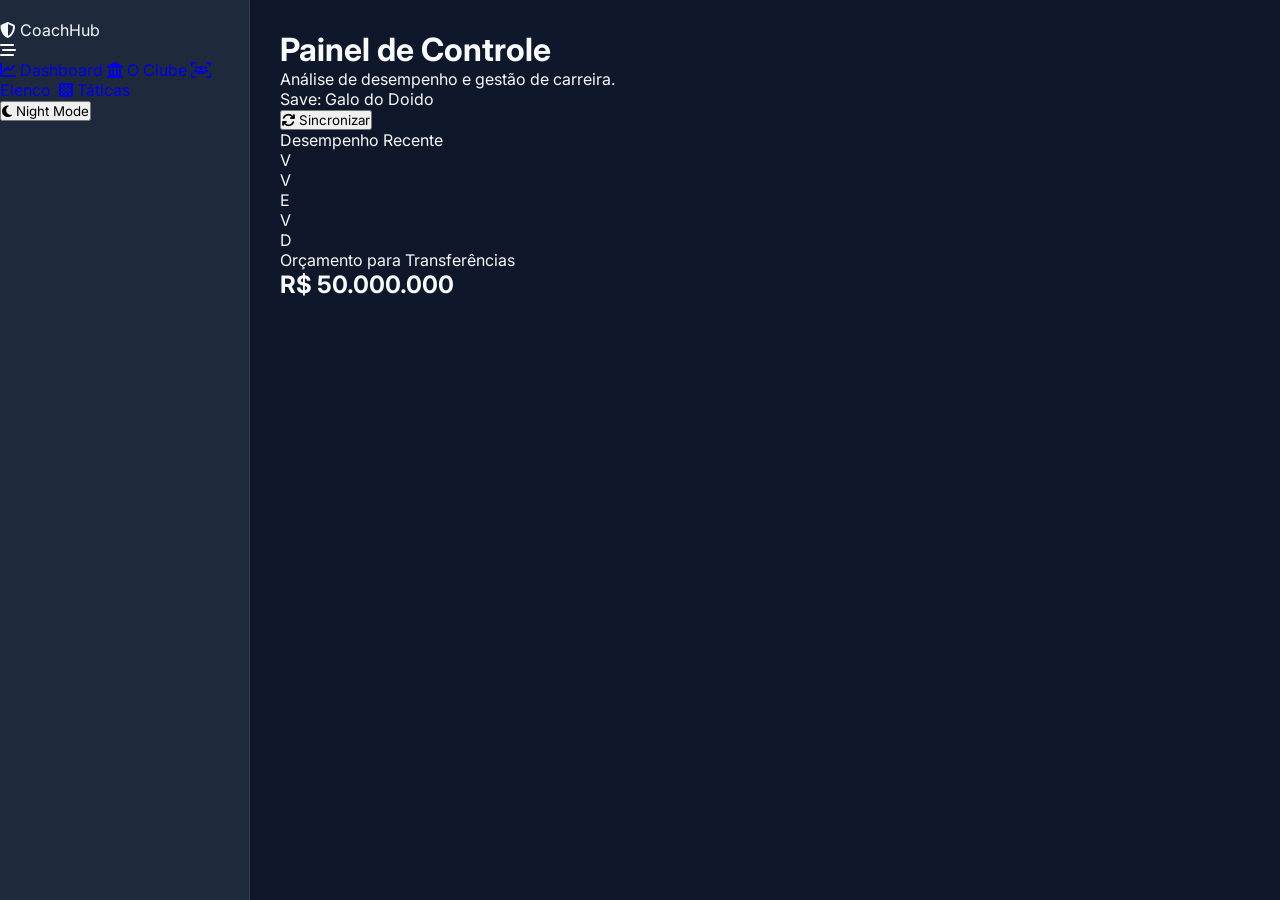
<file: index.html>
<!DOCTYPE html>
<html lang="pt-BR">
<head>
    <meta charset="UTF-8">
    <meta name="viewport" content="width=device-width, initial-scale=1.0">
    <title>Hub do Treinador - Dashboard</title>
    <link rel="stylesheet" href="https://cdnjs.cloudflare.com/ajax/libs/font-awesome/6.4.0/css/all.min.css">
    <link rel="stylesheet" href="style.css">
</head>
<body class="dark-theme"> <div class="app-container">
    
    <aside class="sidebar" id="sidebar">
        <div class="sidebar-header">
            <div class="logo-wrapper">
                <i class="fas fa-shield-halved logo-icon"></i>
                <span class="logo-text">Coach<span>Hub</span></span>
            </div>
            <i class="fas fa-bars-staggered toggle-menu" onclick="toggleSidebar()"></i>
        </div>

        <nav class="nav-links">
            <a href="index.html" class="nav-item active">
                <i class="fas fa-chart-line"></i>
                <span class="nav-text">Dashboard</span>
            </a>
            <a href="diretrizes.html" class="nav-item">
                <i class="fas fa-landmark"></i>
                <span class="nav-text">O Clube</span>
            </a>
            <a href="elenco.html" class="nav-item">
                <i class="fas fa-users-viewfinder"></i>
                <span class="nav-text">Elenco</span>
            </a>
            <a href="taticas.html" class="nav-item">
                <i class="fas fa- strategy"></i> <i class="fas fa-chess-board"></i>
                <span class="nav-text">Táticas</span>
            </a>
        </nav>

        <div class="sidebar-footer">
            <button class="btn-theme" onclick="toggleTheme()">
                <i class="fas fa-moon" id="theme_icon"></i>
                <span class="nav-text" id="theme_text">Night Mode</span>
            </button>
        </div>
    </aside>

    <main class="main-content">
        <header class="main-header">
            <div class="header-info">
                <h1>Painel de Controle</h1>
                <p>Análise de desempenho e gestão de carreira.</p>
            </div>
            <div class="header-actions">
                <div class="save-status">
                    <span class="status-dot online"></span>
                    <span class="editable" onclick="makeEditable(this)">Save: Galo do Doido</span>
                </div>
                <button class="btn-sync"><i class="fas fa-sync"></i> Sincronizar</button>
            </div>
        </header>

        <div class="dashboard-grid">
            <div class="premium-card">
                <div class="card-glow"></div>
                <div class="card-content">
                    <span class="card-label">Desempenho Recente</span>
                    <div class="forma-visual">
                        <div class="dot v">V</div>
                        <div class="dot v">V</div>
                        <div class="dot e">E</div>
                        <div class="dot v">V</div>
                        <div class="dot d">D</div>
                    </div>
                </div>
            </div>

            <div class="premium-card">
                <div class="card-glow"></div>
                <div class="card-content">
                    <span class="card-label">Orçamento para Transferências</span>
                    <h2 class="money">R$ <span class="editable" onclick="makeEditable(this)">50.000.000</span></h2>
                </div>
            </div>
        </div>
    </main>
</div>

<script src="script.js"></script>
</body>
</html>
</file>
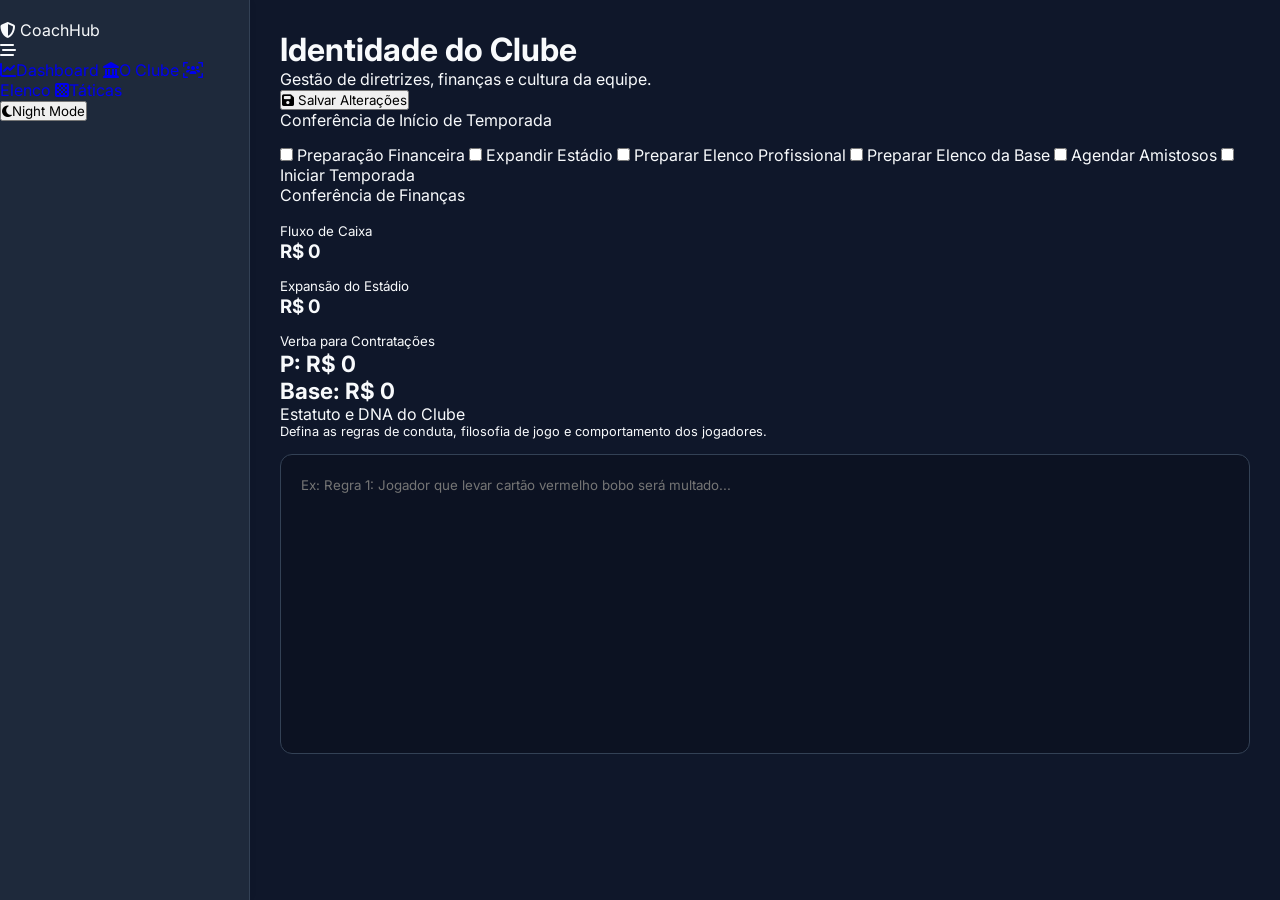
<file: diretrizes.html>
<!DOCTYPE html>
<html lang="pt-BR">
<head>
    <meta charset="UTF-8">
    <meta name="viewport" content="width=device-width, initial-scale=1.0">
    <title>O Clube - CoachHub</title>
    <link rel="stylesheet" href="https://cdnjs.cloudflare.com/ajax/libs/font-awesome/6.4.0/css/all.min.css">
    <link rel="stylesheet" href="style.css">
</head>
<body class="dark-theme">

<div class="app-container">
    <aside class="sidebar" id="sidebar">
        <div class="sidebar-header">
            <div class="logo-wrapper">
                <i class="fas fa-shield-halved logo-icon"></i>
                <span class="logo-text">Coach<span>Hub</span></span>
            </div>
            <i class="fas fa-bars-staggered toggle-menu" onclick="toggleSidebar()"></i>
        </div>
        <nav class="nav-links">
            <a href="index.html" class="nav-item"><i class="fas fa-chart-line"></i><span class="nav-text">Dashboard</span></a>
            <a href="diretrizes.html" class="nav-item active"><i class="fas fa-landmark"></i><span class="nav-text">O Clube</span></a>
            <a href="elenco.html" class="nav-item"><i class="fas fa-users-viewfinder"></i><span class="nav-text">Elenco</span></a>
            <a href="taticas.html" class="nav-item"><i class="fas fa-chess-board"></i><span class="nav-text">Táticas</span></a>
        </nav>
        <div class="sidebar-footer">
            <button class="btn-theme" onclick="toggleTheme()"><i class="fas fa-moon" id="theme_icon"></i><span class="nav-text">Night Mode</span></button>
        </div>
    </aside>

    <main class="main-content">
        <header class="main-header">
            <div class="header-info">
                <h1>Identidade do Clube</h1>
                <p>Gestão de diretrizes, finanças e cultura da equipe.</p>
            </div>
            <div class="header-actions">
                <button class="btn-sync" onclick="salvarTudo()"><i class="fas fa-save"></i> Salvar Alterações</button>
            </div>
        </header>

        <div class="dashboard-grid">
            <div class="premium-card">
                <div class="card-glow"></div>
                <div class="card-content">
                    <span class="card-label">Conferência de Início de Temporada</span>
                    <div style="margin-top: 15px;">
                        <label class="checklist-item"><input type="checkbox"> <span>Preparação Financeira</span></label>
                        <label class="checklist-item"><input type="checkbox"> <span>Expandir Estádio</span></label>
                        <label class="checklist-item"><input type="checkbox"> <span>Preparar Elenco Profissional</span></label>
                        <label class="checklist-item"><input type="checkbox"> <span>Preparar Elenco da Base</span></label>
                        <label class="checklist-item"><input type="checkbox"> <span>Agendar Amistosos</span></label>
                        <label class="checklist-item"><input type="checkbox"> <span>Iniciar Temporada</span></label>
                    </div>
                </div>
            </div>

            <div class="premium-card">
                <div class="card-glow"></div>
                <div class="card-content">
                    <span class="card-label">Conferência de Finanças</span>
                    <div style="margin-top:15px;">
                        <div style="margin-bottom:12px;">
                            <small style="color:var(--accent)">Fluxo de Caixa</small>
                            <h3 class="money">R$ <span class="editable" onclick="makeEditable(this)">0</span></h3>
                        </div>
                        <div style="margin-bottom:12px;">
                            <small style="color:var(--accent)">Expansão do Estádio</small>
                            <h3 class="money">R$ <span class="editable" onclick="makeEditable(this)">0</span></h3>
                        </div>
                        <div>
                            <small style="color:var(--accent)">Verba para Contratações</small>
                            <h3 class="money" style="font-size: 1.4rem;">P: R$ <span class="editable" onclick="makeEditable(this)">0</span></h3>
                            <h3 class="money" style="font-size: 1.4rem;">Base: R$ <span class="editable" onclick="makeEditable(this)">0</span></h3>
                        </div>
                    </div>
                </div>
            </div>

            <div class="premium-card" style="grid-column: span 2;">
                <div class="card-glow"></div>
                <div class="card-content">
                    <span class="card-label">Estatuto e DNA do Clube</span>
                    <p style="font-size: 0.8rem; color: var(--text-dim); margin-bottom: 15px;">Defina as regras de conduta, filosofia de jogo e comportamento dos jogadores.</p>
                    <textarea id="dna_text" style="width: 100%; height: 300px; background: rgba(0,0,0,0.2); border: 1px solid var(--border-light); border-radius: 12px; color: white; padding: 20px; font-family: 'Inter', sans-serif; line-height: 1.6; outline: none; resize: none;" placeholder="Ex: Regra 1: Jogador que levar cartão vermelho bobo será multado..."></textarea>
                </div>
            </div>
        </div>
    </main>
</div>

<script src="script.js"></script>
<script>
    // Script específico para carregar/salvar o DNA
    function salvarTudo() {
        const dna = document.getElementById('dna_text').value;
        localStorage.setItem('hub_clube_dna', dna);
        alert('Dados do Clube salvos com sucesso!');
    }

    document.addEventListener('DOMContentLoaded', () => {
        const salvo = localStorage.getItem('hub_clube_dna');
        if(salvo) document.getElementById('dna_text').value = salvo;
    });
</script>
</body>
</html>
</file>
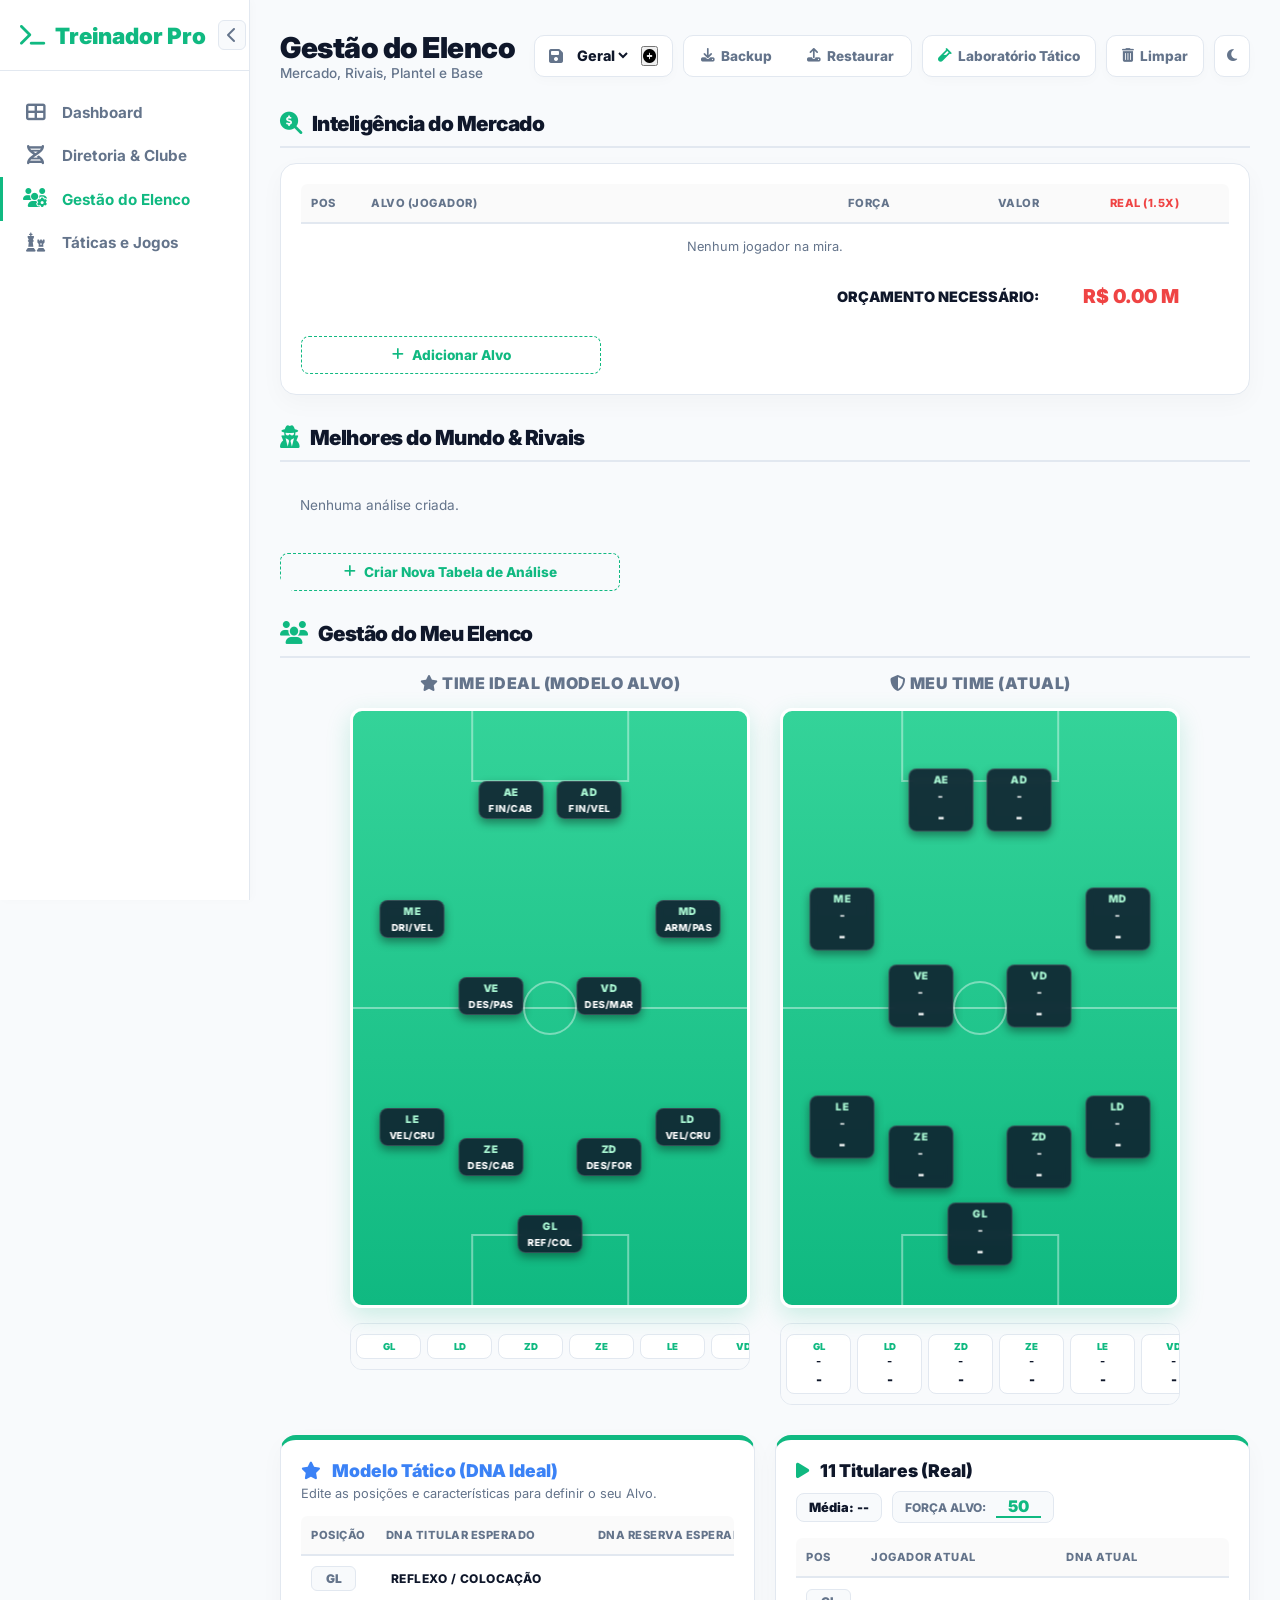
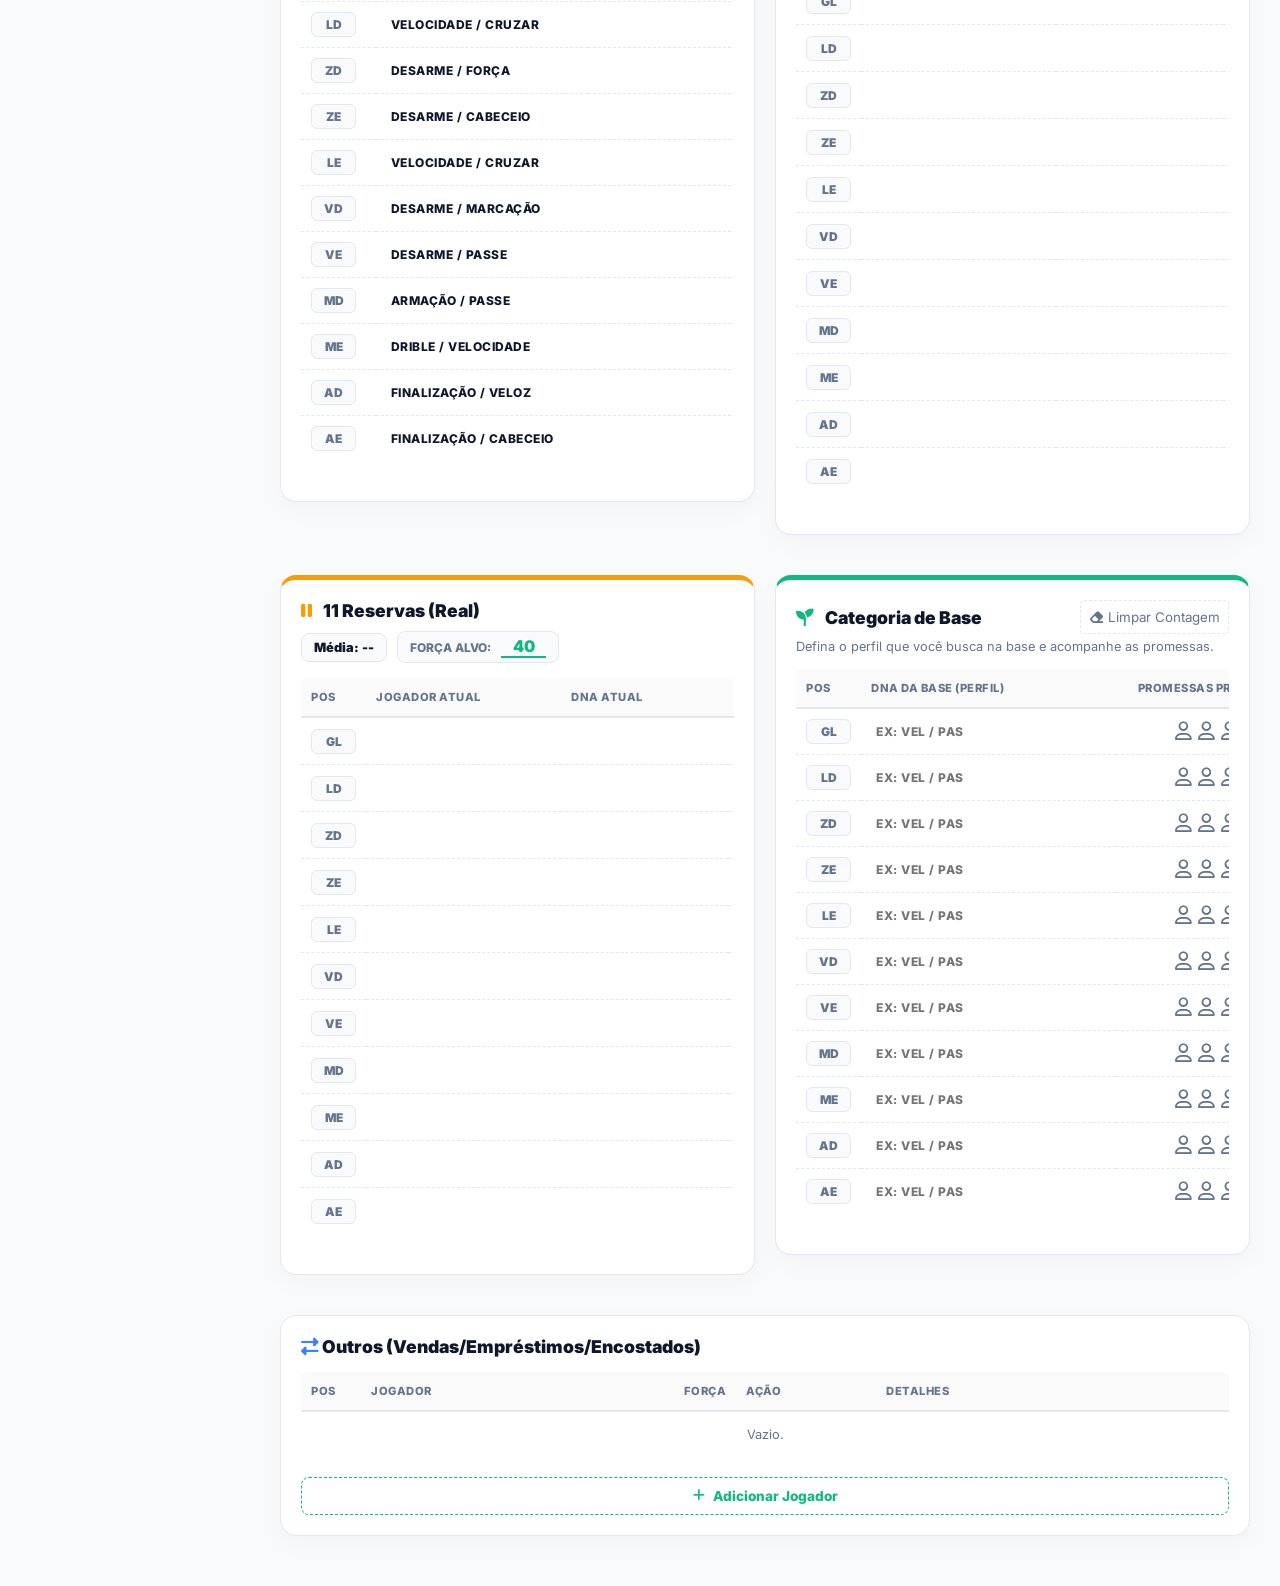
<file: elenco.html>
<!DOCTYPE html>
<html lang="pt-BR">
<head>
    <meta charset="UTF-8">
    <meta name="viewport" content="width=device-width, initial-scale=1.0, maximum-scale=1.0, user-scalable=no">
    <title>Elenco e Mercado - Hub do Treinador</title>
    
    <link rel="preconnect" href="https://fonts.googleapis.com">
    <link rel="preconnect" href="https://fonts.gstatic.com" crossorigin>
    <link href="https://fonts.googleapis.com/css2?family=Inter:wght@400;500;700;800;900&display=swap" rel="stylesheet">
    <link rel="stylesheet" href="https://cdnjs.cloudflare.com/ajax/libs/font-awesome/6.4.0/css/all.min.css">
    
    <link rel="stylesheet" href="style.css">

    <style>
        /* MODERN DASHBOARD STYLES */
        body { background-color: var(--bg-body); overflow-x: hidden; }
        .section-divider { display: flex; align-items: center; gap: 10px; font-size: 1.3rem; font-weight: 900; color: var(--text-main); margin: 30px 0 15px 0; padding-bottom: 10px; border-bottom: 2px solid var(--border-light); letter-spacing: -0.5px; }
        .section-divider i { color: var(--emerald-main); font-size: 1.4rem; }

        .dashboard-grid { display: grid; grid-template-columns: 1fr; gap: 20px; align-items: start; margin-bottom: 20px; min-width: 0; width: 100%; max-width: 100vw;}
        @media (min-width: 1024px) { .dashboard-grid { grid-template-columns: 1fr 1fr; } }

        /* TRAVA DE LAYOUT PARA NÃO ESTOURAR A TELA */
        .panel-box { background: var(--card-bg); border: 1px solid var(--border-light); border-radius: 16px; padding: 20px; box-shadow: 0 8px 24px rgba(0,0,0,0.03); margin-bottom: 20px; transition: 0.3s; max-width: 100%; min-width: 0; box-sizing: border-box; overflow: hidden; position: relative;}
        .panel-box:hover { box-shadow: 0 12px 32px rgba(0,0,0,0.06); }
        .panel-box.highlight { border-top: 5px solid var(--emerald-main); }

        .header-top-bar { display: flex; justify-content: space-between; align-items: center; flex-wrap: wrap; gap: 15px; margin-bottom: 20px; width: 100%; max-width: 100%;}

        /* SISTEMA DE SAVES & BOTOES SUPERIORES */
        .save-manager { display: flex; align-items: center; gap: 10px; background: var(--card-bg); padding: 0 14px; border-radius: 10px; border: 1px solid var(--border-light); margin: 0; box-shadow: 0 4px 12px rgba(0,0,0,0.02); height: 42px;}
        .save-select { background: transparent; border: none; color: var(--text-main); font-weight: 800; font-size: 0.9rem; outline: none; cursor: pointer; max-width: 140px; }
        .btn-action-top { height: 42px; display: flex; align-items: center; justify-content: center; min-width: auto; gap: 6px; padding: 0 15px; border-radius: 10px; border: 1px solid var(--border-light); background: var(--card-bg); color: var(--text-muted); font-weight: 800; font-size: 0.85rem; cursor: pointer; transition: all 0.2s; box-shadow: 0 4px 12px rgba(0,0,0,0.02); touch-action: manipulation;}
        .btn-action-top:hover { border-color: var(--emerald-main); color: var(--emerald-main); transform: translateY(-2px); }
        .btn-action-top.danger:hover { border-color: var(--danger); color: var(--danger); }
        .btn-action-top.info:hover { border-color: var(--info); color: var(--info); }

        /* TABELAS MODERNAS E COMPORTAMENTO RESPONSIVO */
        .table-responsive { width: 100%; max-width: 100%; overflow-x: auto; display: block; -webkit-overflow-scrolling: touch; border-radius: 6px;}
        .clean-table { width: 100%; border-collapse: separate; border-spacing: 0; margin-bottom: 10px; font-size: 0.85rem; min-width: 500px; /* Força scroll nas tabelas normais */ }
        .clean-table th { background: rgba(0,0,0,0.02); color: var(--text-muted); font-weight: 800; text-transform: uppercase; padding: 12px 10px; text-align: left; border-bottom: 2px solid var(--border-light); font-size: 0.7rem; letter-spacing: 0.5px; white-space: nowrap;}
        body.dark-theme .clean-table th { background: rgba(255,255,255,0.02); }
        .clean-table td { padding: 8px 10px; border-bottom: 1px dashed var(--border-light); color: var(--text-main); vertical-align: middle; background: var(--card-bg); }
        .clean-table tr:last-child td { border-bottom: none; }
        .clean-table tr:hover td { background: rgba(16, 185, 129, 0.03); }

        /* INPUTS INTELIGENTES & CORES */
        .tbl-input { width: 100%; background: transparent; border: 1px solid transparent; color: var(--text-main); font-family: 'Inter', sans-serif; font-size: 0.85rem; padding: 6px 4px; border-radius: 6px; outline: none; transition: 0.2s; font-weight: 600;}
        .tbl-input:focus, .tbl-input:hover { border-color: var(--border-light); background: var(--bg-body); }
        
        .tbl-input.forca { font-weight: 900; text-align: center; max-width: 60px; }
        .tbl-input.carac { font-size: 0.75rem; text-transform: uppercase; font-weight: 800; letter-spacing: 0.5px;}
        .tbl-input.money { font-weight: 900; color: var(--info); max-width: 100px; text-align:right;}
        
        /* SISTEMA DE FEEDBACK VISUAL (SCOUT) */
        .color-darkgreen { color: #059669 !important; text-shadow: 0 0 1px rgba(5, 150, 105, 0.3); }
        .color-green { color: var(--emerald-main) !important; }
        .color-yellow { color: #d97706 !important; }
        .color-red { color: var(--danger) !important; }
        body.dark-theme .color-darkgreen { color: #34d399 !important; }
        body.dark-theme .color-yellow { color: #fbbf24 !important; }

        .pos-badge { display: inline-block; padding: 4px; background: var(--bg-body); border: 1px solid var(--border-light); border-radius: 6px; font-weight: 900; font-size: 0.75rem; color: var(--text-muted); text-align: center; width: 45px;}
        .stat-badge { background: var(--bg-body); padding: 6px 12px; border-radius: 8px; font-size: 0.8rem; font-weight: 900; border: 1px solid var(--border-light); display: inline-flex; align-items: center; gap: 6px;}
        .stat-badge.green { border-color: rgba(16, 185, 129, 0.5); color: var(--emerald-main); background: rgba(16, 185, 129, 0.1); }
        .stat-badge.red { border-color: rgba(239, 68, 68, 0.5); color: var(--danger); background: rgba(239, 68, 68, 0.1); }

        /* HORIZONTAL SCROLL (RIVAIS E PRANCHETAS) */
        .horizontal-scroller { display: flex; gap: 20px; overflow-x: auto; padding-bottom: 15px; scroll-snap-type: x mandatory; max-width: 100%;}
        .rival-card { flex: 0 0 380px; background: var(--card-bg); border: 1px solid var(--border-light); border-radius: 16px; padding: 15px; display: flex; flex-direction: column; scroll-snap-align: start; box-shadow: 0 4px 12px rgba(0,0,0,0.02); max-width: 100%;}
        .rival-card .clean-table th { background: transparent; }

        /* PRANCHETAS & RESERVAS */
        .pitches-wrapper { display: flex; gap: 30px; justify-content: center; flex-wrap: wrap; margin-bottom: 30px; width: 100%;}
        .pitch-col { display: flex; flex-direction: column; align-items: center; flex: 1; min-width: 280px; width: 100%; max-width: 400px; }
        .pitch-title { font-size: 1rem; font-weight: 900; text-transform: uppercase; margin-bottom: 15px; letter-spacing: 0.5px; text-align: center; color: var(--text-muted); }
        
        .mini-pitch { width: 100%; aspect-ratio: 2 / 3; background: linear-gradient(180deg, #34d399 0%, #10b981 100%); border: 3px solid #fff; position: relative; border-radius: 12px; box-shadow: 0 8px 24px rgba(16, 185, 129, 0.2); overflow: hidden; margin-bottom: 15px;}
        body.dark-theme .mini-pitch { background: linear-gradient(180deg, #065f46 0%, #064e3b 100%); border-color: #0f172a;}
        .mini-pitch::before { content: ''; position: absolute; top: 50%; left: 0; width: 100%; height: 2px; background: rgba(255,255,255,0.4); transform: translateY(-50%); }
        .mini-pitch::after { content: ''; position: absolute; top: 50%; left: 50%; width: 50px; height: 50px; border: 2px solid rgba(255,255,255,0.4); border-radius: 50%; transform: translate(-50%, -50%); }
        .area-top, .area-bot { position: absolute; left: 50%; width: 40%; height: 12%; border: 2px solid rgba(255,255,255,0.4); transform: translateX(-50%); }
        .area-top { top: 0; border-top: none; } .area-bot { bottom: 0; border-bottom: none; }

        /* JOGADORES NA PRANCHETA */
        .pitch-player { position: absolute; transform: translate(-50%, -50%); background: rgba(15, 23, 42, 0.85); color: #fff; padding: 4px 6px; border-radius: 8px; text-align: center; border: 1px solid rgba(255,255,255,0.15); display: flex; flex-direction: column; align-items: center; min-width: 65px; box-shadow: 0 4px 10px rgba(0,0,0,0.4); backdrop-filter: blur(4px); cursor: pointer; transition: 0.2s; touch-action: manipulation; user-select: none; -webkit-user-select: none;}
        .pitch-player:hover { transform: translate(-50%, -50%) scale(1.1); z-index: 10;}
        .pitch-player .p-pos { font-size: 0.65rem; font-weight: 900; color: #a7f3d0; margin-bottom: 2px; letter-spacing: 0.5px;}
        .pitch-player .p-val { font-size: 0.75rem; font-weight: 700; white-space: nowrap; max-width: 70px; overflow: hidden; text-overflow: ellipsis;}
        .pitch-player .p-carac { font-size: 0.6rem; color: #ffffff; margin-top: 2px; font-weight: 800; letter-spacing: 0.5px;}
        .pitch-player .p-forca { font-size: 0.95rem; font-weight: 900; color: #fff; margin-top: 2px; }

        /* CAIXA DE RESERVAS DA PRANCHETA */
        .reserves-box { display: flex; gap: 6px; width: 100%; overflow-x: auto; padding: 10px 5px; background: var(--bg-body); border: 1px solid var(--border-light); border-radius: 12px; }
        .reserve-slot { flex: 0 0 65px; background: var(--card-bg); border: 1px solid var(--border-light); border-radius: 8px; padding: 6px 4px; text-align: center; display: flex; flex-direction: column; align-items: center; justify-content: center; transition: 0.2s; touch-action: manipulation; user-select: none; -webkit-user-select: none;}
        .reserve-slot.editable { cursor: pointer; }
        .reserve-slot.editable:hover { transform: translateY(-2px); border-color: var(--emerald-main); box-shadow: 0 4px 8px rgba(16, 185, 129, 0.1);}
        .reserve-slot .r-pos { font-size: 0.6rem; font-weight: 900; color: var(--emerald-main); }
        .reserve-slot .r-name { font-size: 0.7rem; font-weight: 700; color: var(--text-main); width: 100%; overflow: hidden; text-overflow: ellipsis; white-space: nowrap; margin: 2px 0;}
        .reserve-slot .r-carac { font-size: 0.55rem; color: #059669; font-weight: 900; letter-spacing: 0.3px;}
        body.dark-theme .reserve-slot .r-carac { color: #10b981; }
        .reserve-slot .r-forca { font-size: 0.8rem; font-weight: 900; color: var(--text-main); margin-top: 2px;}

        /* BOTOES E AÇÕES GERAIS */
        .base-icons { display: flex; gap: 6px; align-items: center; color: var(--text-muted); font-size: 1.2rem; cursor: pointer;}
        .base-icons i { transition: 0.2s; touch-action: manipulation;}
        .base-icons i.active { color: var(--emerald-main); filter: drop-shadow(0 2px 4px rgba(16,185,129,0.3));}
        .base-icons i:hover { transform: scale(1.2); }

        .btn-add-row { background: transparent; border: 1px dashed var(--emerald-main); color: var(--emerald-main); padding: 10px 15px; border-radius: 8px; font-weight: 800; font-size: 0.85rem; cursor: pointer; transition: 0.2s; width: 100%; display: flex; align-items: center; justify-content: center; gap: 8px; margin-top: 10px; touch-action: manipulation;}
        .btn-add-row:hover { background: rgba(16, 185, 129, 0.1); transform: translateY(-2px); }
        .btn-del-row { background: transparent; border: none; color: var(--danger); cursor: pointer; padding: 8px; transition: 0.2s; border-radius: 4px; touch-action: manipulation;}
        .btn-del-row:hover { transform: scale(1.2); background: rgba(239, 68, 68, 0.1); }

        .target-force-container { display: flex; align-items: center; gap: 10px; margin-left: auto; background: var(--bg-body); padding: 4px 12px; border-radius: 8px; border: 1px solid var(--border-light);}
        .target-force-input { width: 45px; background: transparent; border: none; font-weight: 900; color: var(--emerald-main); font-size: 1rem; text-align: center; outline: none; border-bottom: 2px solid var(--emerald-main);}

        /* MODAL DE ESCALAÇÕES EXPERIMENTAIS */
        .modal-overlay { position: fixed; top: 0; left: 0; width: 100vw; height: 100vh; background: rgba(0,0,0,0.8); z-index: 9999; display: none; justify-content: center; align-items: center; padding: 20px; backdrop-filter: blur(5px); }
        .modal-content { background: var(--card-bg); width: 100%; max-width: 1400px; max-height: 90vh; border-radius: 16px; padding: 20px; overflow-y: auto; border: 1px solid var(--border-light); }
        .modal-header { display: flex; justify-content: space-between; align-items: center; margin-bottom: 20px; border-bottom: 2px solid var(--border-light); padding-bottom: 10px;}
        .modal-grid-pitches { display: grid; grid-template-columns: repeat(auto-fit, minmax(280px, 1fr)); gap: 20px;}
        .exp-select { width: 100%; padding: 8px; margin-bottom: 10px; border-radius: 6px; border: 1px solid var(--border-light); background: var(--bg-body); color: var(--text-main); font-weight: 700; outline: none;}
        .exp-select:focus { border-color: var(--emerald-main); }

        /* =======================================================
           OTIMIZAÇÕES CRÍTICAS PARA MOBILE
           ======================================================= */
        .mobile-menu-btn { display: none; background: transparent; border: none; color: var(--text-main); font-size: 1.5rem; cursor: pointer; }
        .mobile-close-btn { display: none; }
        
        @media (max-width: 1024px) {
            .mobile-menu-btn { display: inline-flex !important; align-items: center; justify-content: center; width: 46px; height: 46px; background: var(--card-bg); border: 1px solid var(--border-light); border-radius: 8px; z-index: 10000; box-shadow: 0 2px 5px rgba(0,0,0,0.05); }
            .mobile-close-btn { display: block !important; }
            .header-title-mobile { display: flex; align-items: center; margin-left: 0 !important; width: 100%; gap: 15px;}
            
            #sidebar {
                position: fixed !important; z-index: 9999 !important; left: 0; top: 0; height: 100vh; width: 280px !important;
                transform: translateX(-100%); transition: transform 0.3s cubic-bezier(0.4, 0, 0.2, 1) !important; 
                background: var(--card-bg) !important; box-shadow: 4px 0 20px rgba(0,0,0,0.2) !important;
            }
            body.dark-theme #sidebar { background: #1e293b !important; }
            .brand .desktop-toggle { display: none !important; }
            
            /* TRAVA MÁXIMA DE LARGURA PARA NÃO ESTOURAR A TELA */
            .main-content { margin-left: 0 !important; width: 100vw !important; max-width: 100vw !important; overflow-x: hidden !important; padding: 15px !important; box-sizing: border-box;}
            
            .sidebar-overlay { 
                position: fixed; top: 0; left: 0; width: 100vw; height: 100vh; background: rgba(0,0,0,0.6); z-index: 9998 !important; 
                opacity: 0; pointer-events: none; transition: opacity 0.3s ease !important;
            }

            .header-top-bar { flex-direction: column; align-items: stretch; gap: 10px; }
            .header-top-bar > div:last-child { display: grid; grid-template-columns: 1fr 1fr; gap: 8px; width: 100%; justify-content: stretch; }
            .header-top-bar > div:last-child > div.save-manager { grid-column: span 2; width: 100%; justify-content: center; }
            .header-top-bar > div:last-child > div:nth-child(2) { grid-column: span 2; display: flex; width: 100%; gap: 5px;}
            .header-top-bar > div:last-child > div:nth-child(2) > button { flex: 1; }
            .btn-action-top { flex: 1; padding: 0 10px; font-size: 0.8rem; }
            .tbl-input, .target-force-input, .save-select, .exp-select { font-size: 16px !important; } /* Previne zoom no iOS */
            .panel-box > div:first-child { flex-direction: column; align-items: flex-start !important; gap: 15px; }
            .panel-box > div:first-child > div { width: 100%; justify-content: space-between; }
            .modal-content { padding: 12px; }
            .pitch-col { min-width: 250px; }

            /* ---------------------------------------------------
               MÁGICA 1: ROLAGEM COM COLUNA FIXA (OUTRAS TABELAS)
               --------------------------------------------------- */
            /* Isso garante que ao rolar pro lado, a posição fica visível */
            .clean-table th:first-child, .clean-table td:first-child {
                position: sticky; left: 0; z-index: 10; border-right: 2px solid var(--border-light);
            }
            .clean-table th:first-child { background: var(--bg-body); }
            .clean-table td:first-child { background: var(--card-bg); }
            
            /* Sombra indicativa de rolagem */
            .table-responsive::after { content: ''; position: absolute; top: 0; right: 0; bottom: 0; width: 15px; background: linear-gradient(to right, rgba(0,0,0,0), rgba(0,0,0,0.08)); pointer-events: none; }
            body.dark-theme .table-responsive::after { background: linear-gradient(to right, rgba(0,0,0,0), rgba(0,0,0,0.4)); }

            /* ---------------------------------------------------
               MÁGICA 2: COMPRIMIR A TABELA DE MERCADO
               --------------------------------------------------- */
            /* Remove a min-width para o mercado poder encolher */
            #tbl_mercado { min-width: 100% !important; font-size: 0.75rem; }
            #tbl_mercado th, #tbl_mercado td { padding: 6px 2px !important; white-space: normal !important; }
            
            /* Ajuste milimétrico de colunas para caber na tela */
            #tbl_mercado th:nth-child(1) { width: 35px !important; min-width: 35px !important; } /* Pos */
            #tbl_mercado th:nth-child(3) { width: 40px !important; } /* Força */
            #tbl_mercado th:nth-child(4), #tbl_mercado th:nth-child(5) { width: 60px !important; font-size: 0.6rem !important; line-height: 1.1; } /* Valor/Custo */
            #tbl_mercado th:nth-child(6) { width: 30px !important; } /* Ação */
            
            #tbl_mercado .tbl-input { font-size: 0.75rem !important; padding: 4px 2px !important; }
            #tbl_mercado .pos-badge { font-size: 0.65rem !important; width: 35px !important; padding: 2px !important; }
            #tbl_mercado .money { max-width: 60px !important; font-size: 0.7rem !important; }
            #tbl_mercado td:nth-child(5) { font-size: 0.7rem !important; }
            #tbl_mercado .btn-del-row { padding: 8px 4px !important; }
            
            /* Ajuste do rodapé do Mercado */
            #tbl_mercado tfoot td { font-size: 0.75rem !important; padding-top: 10px !important; }
            #total_mercado { font-size: 0.95rem !important; }
        }
    </style>
</head>
<body>

    <div class="sidebar-overlay" id="sidebar_overlay" onclick="abrirMenuMobile()"></div>
    <div id="app_menu_container"></div>

    <main class="main-content" id="main_content">
        
        <div class="header-top-bar">
            <div class="header-title-mobile">
                <button class="mobile-menu-btn" onclick="abrirMenuMobile()"><i class="fas fa-bars"></i></button>
                <div>
                    <h1 style="color: var(--text-main); font-size: 1.8rem; font-weight: 900; letter-spacing: -0.5px; margin: 0;">Gestão do Elenco</h1>
                    <p style="color: var(--text-muted); font-size: 0.85rem; font-weight: 500; margin: 0;">Mercado, Rivais, Plantel e Base</p>
                </div>
            </div>
            
            <div style="display: flex; gap: 10px; align-items: center; flex-wrap: wrap;">
                <div class="save-manager">
                    <i class="fas fa-floppy-disk" style="color: var(--text-muted);"></i>
                    <select id="global_save_select" class="save-select" onchange="mudarSaveGlobal(this.value)"></select>
                    <button class="btn-novo-save" onclick="criarNovoSaveGlobal()" title="Criar Novo Save"><i class="fas fa-plus-circle"></i></button>
                </div>
                
                <div style="display: flex; gap: 5px; background: var(--card-bg); padding: 2px; border-radius: 10px; border: 1px solid var(--border-light);">
                    <button class="btn-action-top info" style="border:none; box-shadow:none; height:36px;" onclick="exportarDados()" title="Fazer Backup"><i class="fas fa-download"></i> Backup</button>
                    <button class="btn-action-top info" style="border:none; box-shadow:none; height:36px;" onclick="document.getElementById('import_file').click()" title="Restaurar Backup"><i class="fas fa-upload"></i> Restaurar</button>
                    <input type="file" id="import_file" style="display:none;" accept=".json" onchange="importarDados(event)">
                </div>

                <button class="btn-action-top" onclick="abrirModalEscalações()"><i class="fas fa-vial" style="color: var(--emerald-main);"></i> Laboratório Tático</button>
                <button class="btn-action-top danger" onclick="limparPaginaTotal()"><i class="fas fa-trash-alt"></i> Limpar</button>
                <button class="btn-action-top" style="padding: 0 12px;" onclick="toggleTheme()"><i class="fas fa-moon" id="theme_icon"></i></button>
            </div>
        </div>

        <h2 class="section-divider"><i class="fas fa-search-dollar"></i> Inteligência do Mercado</h2>
        <div class="panel-box">
            <div class="table-responsive">
                <table class="clean-table" id="tbl_mercado">
                    <thead>
                        <tr>
                            <th style="width:60px;">Pos</th>
                            <th>Alvo (Jogador)</th>
                            <th style="text-align:center; width:80px;">Força</th>
                            <th style="text-align:right; width:140px;">Valor</th>
                            <th style="text-align:right; width:140px; color: var(--danger);">Real (1.5x)</th>
                            <th style="width:40px;"></th>
                        </tr>
                    </thead>
                    <tbody></tbody>
                    <tfoot>
                        <tr>
                            <td colspan="4" style="text-align:right; font-weight:900; font-size:0.9rem; padding-top:15px;">ORÇAMENTO NECESSÁRIO:</td>
                            <td id="total_mercado" style="text-align:right; font-weight:900; font-size:1.2rem; color: var(--danger); padding-top:15px;">R$ 0.00 M</td>
                            <td></td>
                        </tr>
                    </tfoot>
                </table>
            </div>
            <button class="btn-add-row" style="max-width:300px; margin-top:10px;" onclick="addLinhaMercado()"><i class="fas fa-plus"></i> Adicionar Alvo</button>
        </div>

        <h2 class="section-divider"><i class="fas fa-user-secret"></i> Melhores do Mundo & Rivais</h2>
        <div class="panel-box" style="background: transparent; border: none; box-shadow: none; padding: 0;">
            <div class="horizontal-scroller" id="container_rivais"></div>
            <button class="btn-add-row" style="max-width: 340px; margin-top: 5px;" onclick="addRival()"><i class="fas fa-plus"></i> Criar Nova Tabela de Análise</button>
        </div>

        <h2 class="section-divider"><i class="fas fa-users"></i> Gestão do Meu Elenco</h2>
        
        <div class="pitches-wrapper">
            <div class="pitch-col">
                <div class="pitch-title ideal"><i class="fas fa-star"></i> Time Ideal (Modelo Alvo)</div>
                <div class="mini-pitch" id="pitch_ideal">
                    <div class="area-top"></div><div class="area-bot"></div>
                </div>
                <div class="reserves-box" id="reserves_ideal"></div>
            </div>

            <div class="pitch-col">
                <div class="pitch-title real"><i class="fas fa-shield-alt"></i> Meu Time (Atual)</div>
                <div class="mini-pitch" id="pitch_real">
                    <div class="area-top"></div><div class="area-bot"></div>
                </div>
                <div class="reserves-box" id="reserves_real"></div>
            </div>
        </div>

        <div class="dashboard-grid">
            <div class="panel-box highlight">
                <div style="display:flex; justify-content:space-between; align-items:center; margin-bottom:15px;">
                    <h3 style="color: var(--info); font-size:1.1rem; font-weight:900; margin:0;"><i class="fas fa-star" style="margin-right:8px;"></i> Modelo Tático (DNA Ideal)</h3>
                </div>
                <p style="font-size:0.8rem; color:var(--text-muted); margin-top:-10px; margin-bottom:15px;">Edite as posições e características para definir o seu Alvo.</p>
                <div class="table-responsive">
                    <table class="clean-table" id="tbl_ideal">
                        <thead><tr><th style="width:50px;">Posição</th><th>DNA Titular Esperado</th><th>DNA Reserva Esperado</th></tr></thead>
                        <tbody></tbody>
                    </table>
                </div>
            </div>

            <div class="panel-box highlight" style="border-top-color: var(--emerald-main);">
                <div style="display:flex; justify-content:space-between; align-items:center; margin-bottom:15px; flex-wrap: wrap; gap:10px;">
                    <h3 style="color: var(--text-main); font-size:1.1rem; font-weight:900; margin:0;"><i class="fas fa-play" style="color:var(--emerald-main); margin-right:8px;"></i> 11 Titulares (Real)</h3>
                    <div style="display: flex; gap: 10px; align-items: center;">
                        <div class="stat-badge" id="media_titulares">Média: --</div>
                        <div class="target-force-container">
                            <span style="font-size: 0.75rem; font-weight: 800; color: var(--text-muted); text-transform: uppercase;">Força Alvo:</span>
                            <input type="number" id="alvo_titulares" class="target-force-input" value="0" inputmode="numeric" pattern="[0-9]*" onchange="updateAlvo('titulares', this.value)">
                        </div>
                    </div>
                </div>
                <div class="table-responsive">
                    <table class="clean-table" id="tbl_titulares">
                        <thead><tr><th style="width:50px;">Pos</th><th>Jogador Atual</th><th>DNA Atual</th><th style="text-align:center;">Força</th></tr></thead>
                        <tbody></tbody>
                    </table>
                </div>
            </div>
        </div>

        <div class="dashboard-grid">
            <div class="panel-box" style="border-top: 5px solid var(--warning);">
                <div style="display:flex; justify-content:space-between; align-items:center; margin-bottom:15px; flex-wrap: wrap; gap:10px;">
                    <h3 style="color: var(--text-main); font-size:1.1rem; font-weight:900; margin:0;"><i class="fas fa-pause" style="color:var(--warning); margin-right:8px;"></i> 11 Reservas (Real)</h3>
                    <div style="display: flex; gap: 10px; align-items: center;">
                        <div class="stat-badge" id="media_reservas">Média: --</div>
                        <div class="target-force-container">
                            <span style="font-size: 0.75rem; font-weight: 800; color: var(--text-muted); text-transform: uppercase;">Força Alvo:</span>
                            <input type="number" id="alvo_reservas" class="target-force-input" value="0" inputmode="numeric" pattern="[0-9]*" onchange="updateAlvo('reservas', this.value)">
                        </div>
                    </div>
                </div>
                <div class="table-responsive">
                    <table class="clean-table" id="tbl_reservas">
                        <thead><tr><th style="width:50px;">Pos</th><th>Jogador Atual</th><th>DNA Atual</th><th style="text-align:center;">Força</th></tr></thead>
                        <tbody></tbody>
                    </table>
                </div>
            </div>

            <div class="panel-box" style="border-top: 5px solid #10b981;">
                <div style="display:flex; justify-content:space-between; align-items:center; margin-bottom:15px;">
                    <h3 style="color: var(--text-main); font-size:1.1rem; font-weight:900; margin:0;"><i class="fas fa-seedling" style="color:#10b981; margin-right:8px;"></i> Categoria de Base</h3>
                    <button class="btn-del-row" style="color: var(--text-muted); border: 1px dashed var(--border-light);" onclick="limparBaseIcons()"><i class="fas fa-eraser"></i> Limpar Contagem</button>
                </div>
                <p style="font-size:0.8rem; color:var(--text-muted); margin-top:-10px; margin-bottom:15px;">Defina o perfil que você busca na base e acompanhe as promessas.</p>
                <div class="table-responsive">
                    <table class="clean-table" id="tbl_base">
                        <thead><tr><th style="width:50px;">Pos</th><th>DNA da Base (Perfil)</th><th style="text-align:center;">Promessas Prontas</th></tr></thead>
                        <tbody></tbody>
                    </table>
                </div>
            </div>
        </div>

        <div class="panel-box">
            <h3 style="color: var(--text-main); font-size:1.1rem; font-weight:900; margin-bottom:15px;"><i class="fas fa-exchange-alt" style="color:var(--info);"></i> Outros (Vendas/Empréstimos/Encostados)</h3>
            <div class="table-responsive">
                <table class="clean-table" id="tbl_outros">
                    <thead><tr><th style="width:60px;">Pos</th><th>Jogador</th><th style="text-align:center; width:60px;">Força</th><th style="width:140px;">Ação</th><th>Detalhes</th><th style="width:30px;"></th></tr></thead>
                    <tbody></tbody>
                </table>
            </div>
            <button class="btn-add-row" onclick="addLinhaOutros()"><i class="fas fa-plus"></i> Adicionar Jogador</button>
        </div>

    </main>

    <div class="modal-overlay" id="modal_escalacoes">
        <div class="modal-content">
            <div class="modal-header">
                <h2 style="color: var(--text-main); font-size: 1.4rem; font-weight: 900;"><i class="fas fa-vial" style="color: var(--emerald-main);"></i> Laboratório Tático</h2>
                <button onclick="fecharModalEscalações()" style="background:transparent; border:none; color:var(--text-muted); font-size:1.5rem; cursor:pointer;"><i class="fas fa-times"></i></button>
            </div>
            <div class="modal-grid-pitches" id="exp_pitches_container"></div>
        </div>
    </div>

    <script src="script.js"></script>
    <script>
        // =======================================================
        // MENU GLOBAL E SISTEMAS DE SAVE/BACKUP
        // =======================================================
        let savesList = JSON.parse(localStorage.getItem('hub_saves_list') || '["Geral"]');
        let currentSave = localStorage.getItem('hub_active_save') || 'Geral';

        function renderizarMenuGlobal() {
            const menuHTML = `
                <div class="brand" style="justify-content: space-between;">
                    <div style="display:flex; align-items:center; gap:10px;"><i class="fas fa-terminal"></i> <span>Treinador Pro</span></div>
                    <button class="desktop-toggle" onclick="toggleDesktopSidebar()"><i class="fas fa-chevron-left"></i></button>
                    <button class="mobile-close-btn" onclick="abrirMenuMobile()" style="background:transparent; border:none; color:var(--text-muted); font-size:1.5rem; cursor:pointer;"><i class="fas fa-times"></i></button>
                </div>
                <a href="index.html" class="nav-link"><i class="fas fa-th-large"></i> <span>Dashboard</span></a>
                <a href="diretrizes.html" class="nav-link"><i class="fas fa-dna"></i> <span>Diretoria & Clube</span></a>
                <a href="elenco.html" class="nav-link active"><i class="fas fa-users-gear"></i> <span>Gestão do Elenco</span></a>
                <a href="taticas.html" class="nav-link"><i class="fas fa-chess"></i> <span>Táticas e Jogos</span></a>
            `;
            let sidebarEl = document.getElementById('sidebar');
            if(!sidebarEl) {
                sidebarEl = document.createElement('aside'); sidebarEl.className = 'sidebar'; sidebarEl.id = 'sidebar';
                document.getElementById('app_menu_container').appendChild(sidebarEl);
            }
            sidebarEl.innerHTML = menuHTML;
        }

        function abrirMenuMobile() {
            let sidebar = document.getElementById('sidebar');
            let overlay = document.getElementById('sidebar_overlay');
            
            if (sidebar.style.transform === 'translateX(0px)') {
                sidebar.style.transform = 'translateX(-100%)';
                if(overlay) { overlay.style.opacity = '0'; overlay.style.pointerEvents = 'none'; }
            } else {
                sidebar.style.transform = 'translateX(0px)';
                if(overlay) { overlay.style.opacity = '1'; overlay.style.pointerEvents = 'auto'; }
            }
        }

        function carregarSelectSaves() {
            const selector = document.getElementById('global_save_select');
            if(selector) selector.innerHTML = savesList.map(s => `<option value="${s}" ${s === currentSave ? 'selected' : ''}>${s}</option>`).join('');
        }
        function mudarSaveGlobal(nomeSave) { localStorage.setItem('hub_active_save', nomeSave); location.reload(); }
        function criarNovoSaveGlobal() {
            let n = prompt("Nome do novo Save:");
            if(n && n.trim() !== '' && !savesList.includes(n)) { savesList.push(n); localStorage.setItem('hub_saves_list', JSON.stringify(savesList)); mudarSaveGlobal(n); }
        }
        function exportarDados() {
            let data = {};
            for(let i=0; i<localStorage.length; i++) {
                let key = localStorage.key(i);
                if(key.startsWith('hub_')) data[key] = localStorage.getItem(key);
            }
            let blob = new Blob([JSON.stringify(data)], {type: 'application/json'});
            let a = document.createElement('a'); a.href = URL.createObjectURL(blob);
            a.download = `treinador_backup_${new Date().toISOString().split('T')[0]}.json`; a.click();
        }
        function importarDados(event) {
            let file = event.target.files[0]; if(!file) return;
            let reader = new FileReader();
            reader.onload = function(e) {
                try {
                    let data = JSON.parse(e.target.result);
                    for(let key in data) { localStorage.setItem(key, data[key]); }
                    alert("Dados importados com sucesso!"); location.reload();
                } catch (err) { alert("Erro ao importar arquivo."); }
            };
            reader.readAsText(file);
        }

        // =======================================================
        // DADOS E REGRAS DE NEGÓCIO (SCOUT E TÁTICA)
        // =======================================================
        let ELENCO_KEY = `hub_elenco_data_v11_${currentSave}`;
        let OLD_ELENCO_KEY = `hub_elenco_data_v10_${currentSave}`;

        const posicoesFixas = ['GL', 'LD', 'ZD', 'ZE', 'LE', 'VD', 'VE', 'MD', 'ME', 'AD', 'AE'];
        
        const coordsPitch = {
            'GL': {x: 50, y: 88},
            'LD': {x: 85, y: 70}, 'ZD': {x: 65, y: 75}, 'ZE': {x: 35, y: 75}, 'LE': {x: 15, y: 70},
            'VD': {x: 65, y: 48}, 'VE': {x: 35, y: 48},
            'MD': {x: 85, y: 35}, 'ME': {x: 15, y: 35},
            'AD': {x: 60, y: 15}, 'AE': {x: 40, y: 15}
        };

        const formacoesLab = {
            "442": [{pos:"GL",x:50,y:88}, {pos:"LD",x:85,y:70}, {pos:"ZD",x:65,y:75}, {pos:"ZE",x:35,y:75}, {pos:"LE",x:15,y:70}, {pos:"VD",x:65,y:48}, {pos:"VE",x:35,y:48}, {pos:"MD",x:85,y:35}, {pos:"ME",x:15,y:35}, {pos:"AD",x:60,y:15}, {pos:"AE",x:40,y:15}],
            "433": [{pos:"GL",x:50,y:88}, {pos:"LD",x:85,y:70}, {pos:"ZD",x:65,y:75}, {pos:"ZE",x:35,y:75}, {pos:"LE",x:15,y:70}, {pos:"VOL",x:50,y:50}, {pos:"MC",x:70,y:40}, {pos:"MC",x:30,y:40}, {pos:"PD",x:85,y:20}, {pos:"PE",x:15,y:20}, {pos:"CA",x:50,y:15}],
            "352": [{pos:"GL",x:50,y:88}, {pos:"ZD",x:75,y:75}, {pos:"ZC",x:50,y:75}, {pos:"ZE",x:25,y:75}, {pos:"ALA D",x:90,y:45}, {pos:"VOL",x:50,y:55}, {pos:"MC",x:70,y:40}, {pos:"MC",x:30,y:40}, {pos:"ALA E",x:10,y:45}, {pos:"ATA",x:65,y:15}, {pos:"ATA",x:35,y:15}],
            "541": [{pos:"GL",x:50,y:88}, {pos:"LD",x:90,y:70}, {pos:"ZD",x:70,y:75}, {pos:"ZC",x:50,y:75}, {pos:"ZE",x:30,y:75}, {pos:"LE",x:10,y:70}, {pos:"MD",x:85,y:45}, {pos:"MC",x:62,y:45}, {pos:"MC",x:38,y:45}, {pos:"ME",x:15,y:45}, {pos:"CA",x:50,y:15}],
            "4231": [{pos:"GL",x:50,y:88}, {pos:"LD",x:85,y:70}, {pos:"ZD",x:65,y:75}, {pos:"ZE",x:35,y:75}, {pos:"LE",x:15,y:70}, {pos:"VOL",x:65,y:55}, {pos:"VOL",x:35,y:55}, {pos:"MD",x:85,y:35}, {pos:"MEI",x:50,y:35}, {pos:"ME",x:15,y:35}, {pos:"CA",x:50,y:15}]
        };

        const caracIdeaisInfo = {
            'GL': 'Reflexo / Colocação', 'LD': 'Velocidade / Cruzar', 'ZD': 'Desarme / Força', 'ZE': 'Desarme / Cabeceio', 'LE': 'Velocidade / Cruzar',
            'VD': 'Desarme / Marcação', 'VE': 'Desarme / Passe', 'MD': 'Armação / Passe', 'ME': 'Drible / Velocidade', 'AD': 'Finalização / Veloz', 'AE': 'Finalização / Cabeceio'
        };
        
        let elencoData = {
            alvoTitulares: 50, alvoReservas: 40,
            mercado: [], rivais: [], outros: [],
            time_ideal: posicoesFixas.map(p => ({ pos: p, carac_titular: caracIdeaisInfo[p], carac_reserva: '' })),
            titulares: posicoesFixas.map(p => ({ pos: p, nome: '', carac: '', forca: '' })),
            reservas: posicoesFixas.map(p => ({ pos: p, nome: '', carac: '', forca: '' })),
            base: posicoesFixas.map(p => ({ pos: p, carac: '', qtd: 0 })),
            experimentos: [
                { titulo: 'Plano A (Ex: Ataque)', formacao: '433', jogadores: JSON.parse(JSON.stringify(formacoesLab['433'])) },
                { titulo: 'Plano B (Ex: Retranca)', formacao: '541', jogadores: JSON.parse(JSON.stringify(formacoesLab['541'])) },
                { titulo: 'Plano C (Ex: Equilíbrio)', formacao: '442', jogadores: JSON.parse(JSON.stringify(formacoesLab['442'])) },
                { titulo: 'Plano D (Ex: Posse)', formacao: '4231', jogadores: JSON.parse(JSON.stringify(formacoesLab['4231'])) }
            ]
        };

        function formatM(value) { let num = parseFloat(value); return isNaN(num) ? '' : `R$ ${num.toFixed(2)} M`; }
        function calcularMedia(arr) {
            let sum = 0, count = 0;
            arr.forEach(j => { let f = parseInt(j.forca); if(!isNaN(f) && f > 0) { sum += f; count++; } });
            return count > 0 ? (sum / count).toFixed(1) : 0.0;
        }

        function getCaracColorClass(idealStr, realStr) {
            if(!realStr || realStr.trim() === '') return ''; 
            let idArr = (idealStr || '').toUpperCase().split(/[\/\-]/).map(s=>s.trim()).filter(Boolean);
            let reArr = realStr.toUpperCase().split(/[\/\-]/).map(s=>s.trim()).filter(Boolean);
            if(idArr.length === 0 || reArr.length === 0) return 'color-red';
            
            if(idArr.length === reArr.length && idArr.every((v, i) => v === reArr[i])) return 'color-darkgreen';
            let matches = reArr.filter(r => idArr.includes(r)).length;
            if(matches >= 2) return 'color-green';
            if(matches === 1) return 'color-yellow';
            return 'color-red'; 
        }

        // =======================================================
        // MOTOR DE PRESERVAÇÃO DE FOCO (RESOLVE O PROBLEMA DO TAB)
        // =======================================================
        let renderTimer;
        function scheduleRender(renderTask) {
            clearTimeout(renderTimer);
            renderTimer = setTimeout(() => {
                let activeId = document.activeElement ? document.activeElement.id : null;
                let start = 0, end = 0;
                if (activeId && document.activeElement.tagName === 'INPUT') {
                    try { start = document.activeElement.selectionStart; end = document.activeElement.selectionEnd; } catch(e) {}
                }

                renderTask();

                if (activeId) {
                    let el = document.getElementById(activeId);
                    if (el) { el.focus(); try { el.setSelectionRange(start, end); } catch(e) {} }
                }
            }, 10);
        }

        function initElenco() {
            renderizarMenuGlobal(); carregarSelectSaves();
            let saved = localStorage.getItem(ELENCO_KEY) || localStorage.getItem(OLD_ELENCO_KEY);
            if(saved) {
                let p = JSON.parse(saved);
                elencoData.alvoTitulares = p.alvoTitulares || 50; elencoData.alvoReservas = p.alvoReservas || 40;
                elencoData.mercado = p.mercado || []; elencoData.rivais = p.rivais || []; elencoData.outros = p.outros || [];
                
                if(p.time_ideal) elencoData.time_ideal = p.time_ideal;
                else if (p.base_titulares) elencoData.time_ideal = p.base_titulares.map((b, i) => ({ pos: b.pos, carac_titular: b.carac, carac_reserva: p.base_reservas && p.base_reservas[i] ? p.base_reservas[i].carac : '' }));

                if(p.titulares) elencoData.titulares = p.titulares;
                if(p.reservas) elencoData.reservas = p.reservas;
                
                if(p.base) {
                    elencoData.base = p.base.map(b => ({ pos: b.pos, carac: b.carac || '', qtd: b.qtd || 0 }));
                } else if (p.base_titulares) {
                    elencoData.base = p.base_titulares.map(b => ({ pos: b.pos, carac: '', qtd: b.qtd || 0 }));
                }

                if(p.experimentos) elencoData.experimentos = p.experimentos;
            }
            document.getElementById('alvo_titulares').value = elencoData.alvoTitulares;
            document.getElementById('alvo_reservas').value = elencoData.alvoReservas;
            renderAll();
        }

        function salvarElenco() { localStorage.setItem(ELENCO_KEY, JSON.stringify(elencoData)); }

        function renderAll() {
            renderMercado(); renderRivais(); renderTabelasFixas(); renderTabelaOutros(); renderTabelaBase(); renderPitches();
        }

        function limparPaginaTotal() {
            if(confirm("ATENÇÃO: Deseja apagar TODOS os jogadores, limpar rivais e resetar o DNA deste save?")) {
                elencoData.mercado = []; elencoData.rivais = []; elencoData.outros = [];
                elencoData.time_ideal = posicoesFixas.map(p => ({ pos: p, carac_titular: caracIdeaisInfo[p], carac_reserva: '' }));
                elencoData.titulares = posicoesFixas.map(p => ({ pos: p, nome: '', carac: '', forca: '' }));
                elencoData.reservas = posicoesFixas.map(p => ({ pos: p, nome: '', carac: '', forca: '' }));
                elencoData.base = posicoesFixas.map(p => ({ pos: p, carac: '', qtd: 0 }));
                salvarElenco(); renderAll();
            }
        }

        function renderMercado() {
            let total = 0;
            let html = elencoData.mercado.map((jog, index) => {
                let val = parseFloat(jog.valor) || 0; let valReal = val * 1.5; total += valReal;
                return `
                <tr>
                    <td><input type="text" id="merc_pos_${index}" class="tbl-input pos-badge" value="${jog.pos}" onchange="updateMercado(${index}, 'pos', this.value)"></td>
                    <td><input type="text" id="merc_nome_${index}" class="tbl-input" value="${jog.nome}" onchange="updateMercado(${index}, 'nome', this.value)"></td>
                    <td><input type="number" id="merc_forca_${index}" class="tbl-input forca" inputmode="numeric" pattern="[0-9]*" value="${jog.forca}" onchange="updateMercado(${index}, 'forca', this.value)"></td>
                    <td><input type="number" step="0.1" id="merc_val_${index}" class="tbl-input money" inputmode="decimal" value="${jog.valor}" onchange="updateMercado(${index}, 'valor', this.value)"></td>
                    <td style="text-align:right; font-weight:900; color:var(--danger);">${valReal > 0 ? formatM(valReal) : ''}</td>
                    <td style="text-align:center;"><button class="btn-del-row" onclick="delMercado(${index})"><i class="fas fa-times"></i></button></td>
                </tr>`;
            }).join('');
            if(elencoData.mercado.length === 0) html = `<tr><td colspan="6" style="text-align:center; color:var(--text-muted); font-size:0.8rem; padding:15px;">Nenhum jogador na mira.</td></tr>`;
            document.querySelector('#tbl_mercado tbody').innerHTML = html;
            document.getElementById('total_mercado').innerText = total > 0 ? formatM(total) : 'R$ 0.00 M';
        }
        function addLinhaMercado() { elencoData.mercado.push({ pos: '', nome: '', forca: '', valor: '' }); salvarElenco(); scheduleRender(() => renderMercado()); }
        function updateMercado(index, field, value) { elencoData.mercado[index][field] = value; salvarElenco(); scheduleRender(() => renderMercado()); }
        function delMercado(index) { elencoData.mercado.splice(index, 1); salvarElenco(); scheduleRender(() => renderMercado()); }

        function renderRivais() {
            const container = document.getElementById('container_rivais');
            let mediaMeuTime = calcularMedia(elencoData.titulares);
            let html = elencoData.rivais.map((rival, rIndex) => {
                let mediaRival = calcularMedia(rival.jogadores);
                let diff = (mediaRival - mediaMeuTime).toFixed(1);
                let badgeClass = diff > 0 ? 'red' : 'green'; let diffTxt = diff > 0 ? `+${diff}` : diff;

                let rows = rival.jogadores.map((jog, jIndex) => `
                    <tr>
                        <td style="width:40px;"><input type="text" id="riv_${rIndex}_pos_${jIndex}" class="tbl-input pos-badge" style="padding:2px; font-size:0.65rem; width:35px;" value="${jog.pos}" onchange="updateRivalJog(${rIndex}, ${jIndex}, 'pos', this.value)"></td>
                        <td><input type="text" id="riv_${rIndex}_nome_${jIndex}" class="tbl-input" value="${jog.nome}" onchange="updateRivalJog(${rIndex}, ${jIndex}, 'nome', this.value)"></td>
                        <td style="width:80px;"><input type="text" id="riv_${rIndex}_carac_${jIndex}" class="tbl-input carac" style="font-size:0.6rem;" value="${jog.carac || ''}" onchange="updateRivalJog(${rIndex}, ${jIndex}, 'carac', this.value)"></td>
                        <td style="width:50px;"><input type="number" id="riv_${rIndex}_forca_${jIndex}" class="tbl-input forca" inputmode="numeric" pattern="[0-9]*" value="${jog.forca}" onchange="updateRivalJog(${rIndex}, ${jIndex}, 'forca', this.value)"></td>
                    </tr>
                `).join('');

                return `
                <div class="rival-card">
                    <div style="display:flex; justify-content:space-between; align-items:center; margin-bottom:10px;">
                        <input type="text" id="riv_tit_${rIndex}" class="tbl-input" style="font-size:1rem; font-weight:900; color:var(--text-main); border-bottom:2px solid var(--border-light); padding:4px;" value="${rival.nome}" onchange="updateRival(${rIndex}, 'nome', this.value)">
                        <button class="btn-del-row" onclick="delRival(${rIndex})"><i class="fas fa-trash"></i></button>
                    </div>
                    <div style="display:flex; gap:10px; margin-bottom:10px;">
                        <div class="stat-badge">Média: ${mediaRival > 0 ? mediaRival : '--'}</div>
                        <div class="stat-badge ${badgeClass}">vs Nós: ${mediaMeuTime > 0 && mediaRival > 0 ? diffTxt : '--'}</div>
                    </div>
                    <div class="table-responsive">
                        <table class="clean-table" style="margin:0;">
                            <thead><tr><th>Pos</th><th>Nome</th><th>DNA</th><th>Força</th></tr></thead>
                            <tbody>${rows}</tbody>
                        </table>
                    </div>
                </div>`;
            }).join('');
            if(elencoData.rivais.length === 0) html = `<div style="color:var(--text-muted); font-size:0.85rem; padding: 20px;">Nenhuma análise criada.</div>`;
            container.innerHTML = html;
        }
        function addRival() { elencoData.rivais.push({ id: Date.now(), nome: '', jogadores: posicoesFixas.map(p => ({ pos: p, nome: '', carac: '', forca: '' })) }); salvarElenco(); scheduleRender(() => renderRivais()); }
        function updateRival(rIndex, field, value) { elencoData.rivais[rIndex][field] = value; salvarElenco(); scheduleRender(() => renderRivais()); }
        function updateRivalJog(rIndex, jIndex, field, value) { elencoData.rivais[rIndex].jogadores[jIndex][field] = value; salvarElenco(); scheduleRender(() => renderRivais()); }
        function delRival(rIndex) { if(confirm("Excluir análise?")) { elencoData.rivais.splice(rIndex, 1); salvarElenco(); scheduleRender(() => renderRivais()); } }

        function updateAlvo(tipo, val) {
            if(tipo === 'titulares') elencoData.alvoTitulares = parseInt(val) || 0;
            else elencoData.alvoReservas = parseInt(val) || 0;
            salvarElenco(); scheduleRender(() => renderTabelasFixas());
        }

        function renderTabelasFixas() {
            let htmlIdeal = elencoData.time_ideal.map((cat, index) => `
                <tr>
                    <td><input type="text" id="id_pos_${index}" class="tbl-input pos-badge" value="${cat.pos}" onchange="updateIdeal(${index}, 'pos', this.value)"></td>
                    <td><input type="text" id="id_ctit_${index}" class="tbl-input carac" value="${cat.carac_titular}" onchange="updateIdeal(${index}, 'carac_titular', this.value)"></td>
                    <td><input type="text" id="id_cres_${index}" class="tbl-input carac" value="${cat.carac_reserva}" onchange="updateIdeal(${index}, 'carac_reserva', this.value)"></td>
                </tr>
            `).join('');
            document.querySelector('#tbl_ideal tbody').innerHTML = htmlIdeal;

            const renderRows = (arrayData, listName, alvoStr, isTitular) => {
                let alvo = elencoData[alvoStr];
                const prefix = listName === 'titulares' ? 'tit' : 'res';
                return arrayData.map((jog, index) => {
                    let forcaInt = parseInt(jog.forca);
                    let forcaClass = (!isNaN(forcaInt) && forcaInt >= alvo) ? 'color-green' : (jog.forca ? 'color-red' : '');
                    
                    let posUpper = jog.pos.trim().toUpperCase();
                    let matchIdeal = elencoData.time_ideal.find(i => i.pos.trim().toUpperCase() === posUpper);
                    let caracClass = '';
                    if(matchIdeal) {
                        let caracAlvo = isTitular ? matchIdeal.carac_titular : matchIdeal.carac_reserva;
                        caracClass = getCaracColorClass(caracAlvo, jog.carac);
                    } else { caracClass = jog.carac ? 'color-red' : ''; }

                    return `
                    <tr>
                        <td><input type="text" id="${prefix}_pos_${index}" class="tbl-input pos-badge" value="${jog.pos}" onchange="updateFixo('${listName}', ${index}, 'pos', this.value)"></td>
                        <td><input type="text" id="${prefix}_nome_${index}" class="tbl-input" value="${jog.nome}" onchange="updateFixo('${listName}', ${index}, 'nome', this.value)"></td>
                        <td><input type="text" id="${prefix}_carac_${index}" class="tbl-input carac ${caracClass}" value="${jog.carac || ''}" onchange="updateFixo('${listName}', ${index}, 'carac', this.value)"></td>
                        <td><input type="number" id="${prefix}_forca_${index}" class="tbl-input forca ${forcaClass}" inputmode="numeric" pattern="[0-9]*" value="${jog.forca}" onchange="updateFixo('${listName}', ${index}, 'forca', this.value)"></td>
                    </tr>`;
                }).join('');
            };

            document.querySelector('#tbl_titulares tbody').innerHTML = renderRows(elencoData.titulares, 'titulares', 'alvoTitulares', true);
            document.querySelector('#tbl_reservas tbody').innerHTML = renderRows(elencoData.reservas, 'reservas', 'alvoReservas', false);
            
            document.getElementById('media_titulares').innerText = `Média: ${calcularMedia(elencoData.titulares) || '--'}`;
            document.getElementById('media_reservas').innerText = `Média: ${calcularMedia(elencoData.reservas) || '--'}`;
        }

        function updateIdeal(index, field, value) { elencoData.time_ideal[index][field] = value; salvarElenco(); scheduleRender(() => { renderTabelasFixas(); renderPitches(); }); }
        function updateFixo(listName, index, field, value) {
            elencoData[listName][index][field] = value; salvarElenco(); 
            scheduleRender(() => {
                renderTabelasFixas(); 
                renderPitches();
                if(listName === 'titulares') renderRivais();
            });
        }

        function renderTabelaBase() {
            let html = elencoData.base.map((cat, index) => `
                <tr>
                    <td><input type="text" id="bas_pos_${index}" class="tbl-input pos-badge" value="${cat.pos}" onchange="updateBase(${index}, 'pos', this.value)"></td>
                    <td><input type="text" id="bas_carac_${index}" class="tbl-input carac" value="${cat.carac || ''}" placeholder="Ex: Vel / Pas" onchange="updateBase(${index}, 'carac', this.value)"></td>
                    <td>
                        <div class="base-icons" style="justify-content:center;">
                            <i class="${cat.qtd >= 1 ? 'fas active' : 'far'} fa-user" onclick="toggleBaseIcon(${index}, 1)"></i>
                            <i class="${cat.qtd >= 2 ? 'fas active' : 'far'} fa-user" onclick="toggleBaseIcon(${index}, 2)"></i>
                            <i class="${cat.qtd >= 3 ? 'fas active' : 'far'} fa-user" onclick="toggleBaseIcon(${index}, 3)"></i>
                        </div>
                    </td>
                </tr>`).join('');
            document.querySelector('#tbl_base tbody').innerHTML = html;
        }

        function updateBase(index, field, value) { elencoData.base[index][field] = value; salvarElenco(); scheduleRender(() => renderTabelaBase()); }
        function toggleBaseIcon(index, clickedValue) {
            let currentQtd = elencoData.base[index].qtd;
            if (clickedValue === 1 && currentQtd === 1) elencoData.base[index].qtd = 0; else elencoData.base[index].qtd = clickedValue;
            salvarElenco(); renderTabelaBase(); 
        }
        function limparBaseIcons() { if(confirm("Deseja zerar a contagem de promessas da Base?")) { elencoData.base.forEach(b => b.qtd = 0); salvarElenco(); renderTabelaBase(); } }

        function getInitials(carac) { return (!carac) ? '' : carac.split(/[\/\-]/).map(s => s.trim().substring(0,3).toUpperCase()).join('/'); }

        function editIdealCarac(index, isReserva = false) {
            let field = isReserva ? 'carac_reserva' : 'carac_titular';
            let atual = elencoData.time_ideal[index][field];
            let tipo = isReserva ? 'Reserva' : 'Titular';
            let novo = prompt(`DNA Alvo (${tipo}) para a posição ${elencoData.time_ideal[index].pos}:`, atual);
            if(novo !== null) { updateIdeal(index, field, novo); }
        }

        function renderPitches() {
            const pitchIdeal = document.getElementById('pitch_ideal'); const resIdeal = document.getElementById('reserves_ideal');
            const pitchReal = document.getElementById('pitch_real'); const resReal = document.getElementById('reserves_real');
            
            pitchIdeal.querySelectorAll('.pitch-player').forEach(e => e.remove()); pitchReal.querySelectorAll('.pitch-player').forEach(e => e.remove());
            resIdeal.innerHTML = ''; resReal.innerHTML = '';

            elencoData.time_ideal.forEach((cat, idx) => {
                let posUpper = cat.pos.trim().toUpperCase();
                let c = coordsPitch[posUpper] || {x: 50, y: 50}; 
                pitchIdeal.innerHTML += `
                    <div class="pitch-player" style="left:${c.x}%; top:${c.y}%;" ondblclick="editIdealCarac(${idx}, false)" title="Duplo clique para editar DNA Titular">
                        <div class="p-pos">${cat.pos}</div>
                        <div class="p-carac">${getInitials(cat.carac_titular)}</div>
                    </div>`;
                resIdeal.innerHTML += `<div class="reserve-slot editable" ondblclick="editIdealCarac(${idx}, true)" title="Duplo clique para editar DNA Reserva"><div class="r-pos">${cat.pos}</div><div class="r-carac">${getInitials(cat.carac_reserva)}</div></div>`;
            });

            elencoData.titulares.forEach(jog => {
                let posUpper = jog.pos.trim().toUpperCase();
                let c = coordsPitch[posUpper] || {x: 50, y: 50};
                let nomeCurto = jog.nome ? jog.nome.split(' ')[0] : '-';
                pitchReal.innerHTML += `
                    <div class="pitch-player" style="left:${c.x}%; top:${c.y}%;">
                        <div class="p-pos">${jog.pos}</div>
                        <div class="p-val" style="color:#fff;">${nomeCurto}</div>
                        <div class="p-carac">${getInitials(jog.carac)}</div>
                        <div class="p-forca">${jog.forca || '-'}</div>
                    </div>`;
            });

            elencoData.reservas.forEach(jog => {
                let nomeCurto = jog.nome ? jog.nome.split(' ')[0] : '-';
                resReal.innerHTML += `<div class="reserve-slot"><div class="r-pos">${jog.pos}</div><div class="r-name">${nomeCurto}</div><div class="r-carac">${getInitials(jog.carac)}</div><div class="r-forca">${jog.forca || '-'}</div></div>`;
            });
        }

        function renderTabelaOutros() {
            let html = elencoData.outros.map((jog, index) => `
                <tr>
                    <td><input type="text" id="out_pos_${index}" class="tbl-input pos-badge" value="${jog.pos}" onchange="updateOutros(${index}, 'pos', this.value)"></td>
                    <td><input type="text" id="out_nome_${index}" class="tbl-input" value="${jog.nome}" onchange="updateOutros(${index}, 'nome', this.value)"></td>
                    <td><input type="number" id="out_forca_${index}" class="tbl-input forca" inputmode="numeric" pattern="[0-9]*" value="${jog.forca}" onchange="updateOutros(${index}, 'forca', this.value)"></td>
                    <td><input type="text" id="out_acao_${index}" class="tbl-input carac" value="${jog.acao || ''}" onchange="updateOutros(${index}, 'acao', this.value)"></td>
                    <td><input type="text" id="out_detalhes_${index}" class="tbl-input" value="${jog.detalhes}" onchange="updateOutros(${index}, 'detalhes', this.value)"></td>
                    <td style="text-align:center;"><button class="btn-del-row" onclick="delLinhaOutros(${index})"><i class="fas fa-times"></i></button></td>
                </tr>`).join('');
            if(elencoData.outros.length === 0) html = `<tr><td colspan="6" style="text-align:center; color:var(--text-muted); font-size:0.8rem; padding:15px;">Vazio.</td></tr>`;
            document.querySelector('#tbl_outros tbody').innerHTML = html;
        }
        function addLinhaOutros() { elencoData.outros.push({ pos: '', nome: '', forca: '', acao: '', detalhes: '' }); salvarElenco(); scheduleRender(() => renderTabelaOutros()); }
        function updateOutros(index, field, value) { elencoData.outros[index][field] = value; salvarElenco(); scheduleRender(() => renderTabelaOutros()); }
        function delLinhaOutros(index) { elencoData.outros.splice(index, 1); salvarElenco(); scheduleRender(() => renderTabelaOutros()); }

        function abrirModalEscalações() { renderizarPitchesExp(); document.getElementById('modal_escalacoes').style.display = 'flex'; }
        function fecharModalEscalações() { document.getElementById('modal_escalacoes').style.display = 'none'; }

        function mudarFormacaoExp(eIdx, val) {
            if(formacoesLab[val]) {
                elencoData.experimentos[eIdx].formacao = val;
                elencoData.experimentos[eIdx].jogadores = JSON.parse(JSON.stringify(formacoesLab[val]));
                salvarElenco(); scheduleRender(() => renderizarPitchesExp());
            }
        }

        function renderizarPitchesExp() {
            const container = document.getElementById('exp_pitches_container');
            let html = elencoData.experimentos.map((exp, eIdx) => {
                let playersHTML = exp.jogadores.map((jog, jIdx) => {
                    let displayTxt = jog.carac ? getInitials(jog.carac) : '+ DNA';
                    return `
                    <div class="pitch-player" style="left:${jog.x}%; top:${jog.y}%; border-color:var(--emerald-main);" ondblclick="editarExpJog(${eIdx}, ${jIdx})" title="Duplo clique para editar DNA">
                        <div class="p-pos" style="color:var(--emerald-main);">${jog.pos}</div>
                        <div class="p-carac" style="color:#fff; font-size: 0.55rem; white-space:pre-wrap; max-width:50px; line-height:1.2;">${displayTxt}</div>
                    </div>`;
                }).join('');

                return `
                <div class="pitch-col" style="min-width: 260px;">
                    <input type="text" id="exp_tit_${eIdx}" class="tbl-input" style="font-size:1rem; font-weight:900; text-align:center; color:var(--text-main); margin-bottom:10px; border-bottom:2px solid var(--border-light);" value="${exp.titulo}" onchange="updateExpTitulo(${eIdx}, this.value)">
                    <select class="exp-select" onchange="mudarFormacaoExp(${eIdx}, this.value)">
                        <option value="442" ${exp.formacao==='442'?'selected':''}>4-4-2 Clássico</option>
                        <option value="433" ${exp.formacao==='433'?'selected':''}>4-3-3 Ofensivo</option>
                        <option value="352" ${exp.formacao==='352'?'selected':''}>3-5-2 Alas</option>
                        <option value="541" ${exp.formacao==='541'?'selected':''}>5-4-1 Retranca</option>
                        <option value="4231" ${exp.formacao==='4231'?'selected':''}>4-2-3-1 Moderno</option>
                    </select>
                    <div class="mini-pitch" style="aspect-ratio: 2/3;"><div class="area-top"></div><div class="area-bot"></div>${playersHTML}</div>
                </div>`;
            }).join('');
            container.innerHTML = html;
        }

        function updateExpTitulo(eIdx, val) { elencoData.experimentos[eIdx].titulo = val; salvarElenco(); scheduleRender(() => renderizarPitchesExp()); }
        function editarExpJog(eIdx, jIdx) {
            let jog = elencoData.experimentos[eIdx].jogadores[jIdx];
            let nCarac = prompt(`Editar DNA para ${jog.pos} (Ex: Vel / Cru):`, jog.carac || ''); 
            if(nCarac !== null) { elencoData.experimentos[eIdx].jogadores[jIdx].carac = nCarac; salvarElenco(); scheduleRender(() => renderizarPitchesExp()); }
        }

        window.onload = initElenco;

    </script>
</body>
</html>
</file>
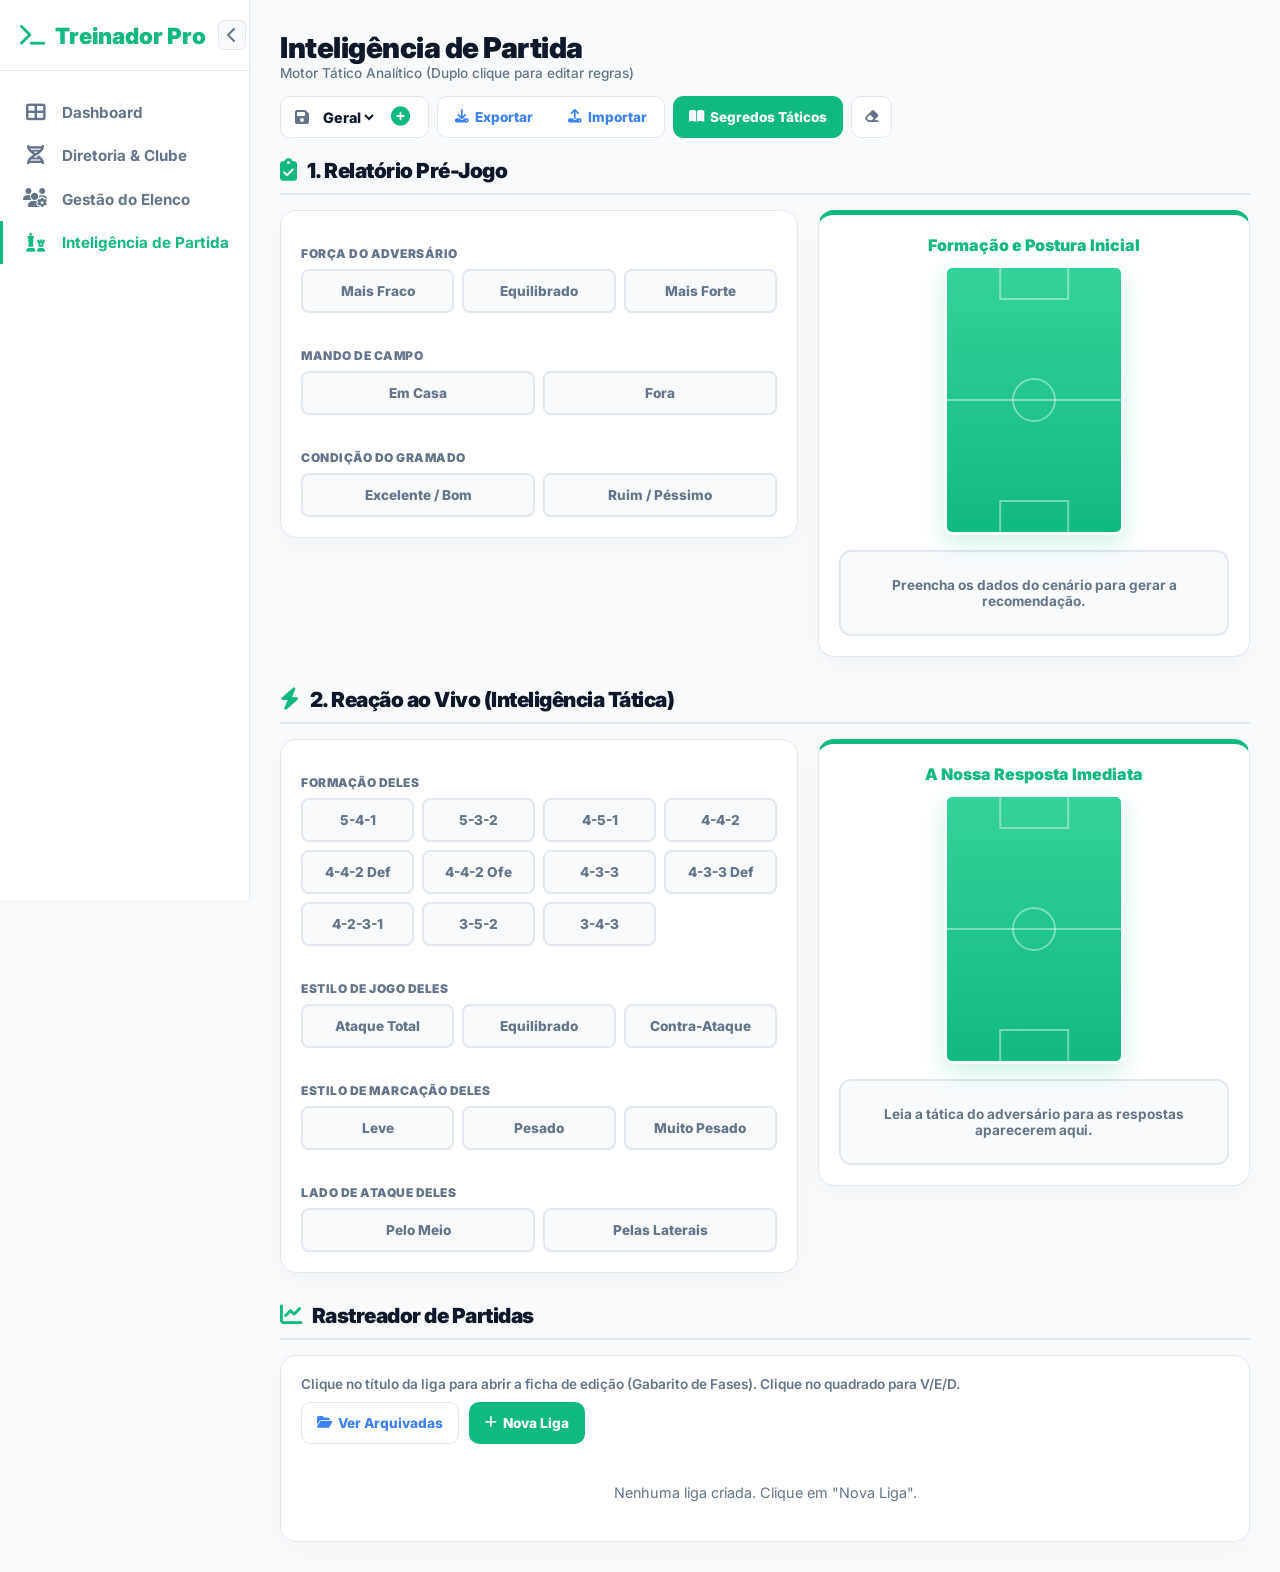
<file: taticas.html>
<!DOCTYPE html>
<html lang="pt-BR">
<head>
    <meta charset="UTF-8">
    <meta name="viewport" content="width=device-width, initial-scale=1.0, maximum-scale=1.0, user-scalable=no">
    <title>Inteligência de Partida - Hub do Treinador</title>
    
    <link rel="preconnect" href="https://fonts.googleapis.com">
    <link rel="preconnect" href="https://fonts.gstatic.com" crossorigin>
    <link href="https://fonts.googleapis.com/css2?family=Inter:wght@400;500;700;800;900&display=swap" rel="stylesheet">
    <link rel="stylesheet" href="https://cdnjs.cloudflare.com/ajax/libs/font-awesome/6.4.0/css/all.min.css">
    
    <link rel="stylesheet" href="style.css">

    <style>
        /* ESTRUTURA GLOBAL E DESIGN MINIMALISTA */
        body { background-color: var(--bg-body); overflow-x: hidden; }
        .section-divider { display: flex; align-items: center; gap: 10px; font-size: 1.3rem; font-weight: 900; color: var(--text-main); margin: 30px 0 15px 0; padding-bottom: 10px; border-bottom: 2px solid var(--border-light); letter-spacing: -0.5px; }
        .section-divider:first-of-type { margin-top: 10px; }
        .section-divider i { color: var(--emerald-main); font-size: 1.4rem; }

        .dashboard-grid { display: grid; grid-template-columns: 1fr; gap: 20px; align-items: start; margin-bottom: 20px; min-width: 0; width: 100%; max-width: 100vw; }
        @media (min-width: 1024px) { .dashboard-grid { grid-template-columns: 1fr 1fr; } }
        @media (min-width: 1200px) { .dashboard-grid { grid-template-columns: 1.2fr 1fr; } }

        .panel-box { background: var(--card-bg); border: 1px solid var(--border-light); border-radius: 16px; padding: 20px; box-shadow: 0 8px 24px rgba(0,0,0,0.03); transition: 0.3s; box-sizing: border-box; position: relative; }
        .panel-box.highlight { border-top: 5px solid var(--emerald-main); }
        .panel-box.live { border-top: 5px solid var(--emerald-main); }

        /* HEADER E BOTOES SUPERIORES */
        .header-top-bar { display: flex; justify-content: space-between; align-items: center; flex-wrap: wrap; gap: 15px; margin-bottom: 20px; width: 100%; }
        .save-manager { display: flex; align-items: center; gap: 10px; background: var(--card-bg); padding: 0 14px; border-radius: 10px; border: 1px solid var(--border-light); margin: 0; height: 42px; }
        .save-select { background: transparent; border: none; color: var(--text-main); font-weight: 800; font-size: 0.9rem; outline: none; cursor: pointer; max-width: 140px; }
        .btn-novo-save { background: transparent; border: none; color: var(--emerald-main); cursor: pointer; font-size: 1.2rem; transition: 0.2s; padding: 0 4px; display:flex; align-items:center; }
        
        .btn-action-top { height: 42px; display: flex; align-items: center; justify-content: center; min-width: auto; gap: 6px; padding: 0 15px; border-radius: 10px; border: 1px solid var(--border-light); background: var(--card-bg); color: var(--text-muted); font-weight: 800; font-size: 0.85rem; cursor: pointer; transition: all 0.2s; }
        .btn-action-top:hover { border-color: var(--emerald-main); color: var(--emerald-main); transform: translateY(-2px); }
        .btn-action-top.danger:hover { border-color: var(--danger); color: var(--danger); }
        .btn-action-top.info { color: var(--info); border-color: var(--border-light); }
        .btn-action-top.primary { background: var(--emerald-main); color: #fff; border-color: var(--emerald-main); }
        .btn-action-top.primary:hover { background: var(--emerald-dark); color: #fff;}

        /* BOTOES DE SELEÇÃO E LAYOUT VERTICAL */
        .vertical-stack { display: flex; flex-direction: column; gap: 20px; }
        .grid-forms { display: grid; grid-template-columns: repeat(auto-fill, minmax(105px, 1fr)); gap: 8px; }
        .form-label { display: block; font-size: 0.75rem; font-weight: 900; color: var(--text-muted); text-transform: uppercase; margin-bottom: 8px; letter-spacing: 0.5px; }
        .btn-select { display: flex; flex-direction: column; align-items: center; justify-content: center; padding: 12px 10px; border-radius: 8px; border: 2px solid var(--border-light); background: var(--bg-body); color: var(--text-muted); font-weight: 800; font-size: 0.85rem; cursor: pointer; transition: all 0.2s; text-align: center; user-select: none; }
        .btn-select:hover { border-color: var(--emerald-main); color: var(--text-main); background: var(--card-bg); }
        .btn-select.active { border-color: var(--emerald-main); color: var(--emerald-dark); background: rgba(16, 185, 129, 0.1); transform: translateY(-2px); box-shadow: 0 4px 12px rgba(16, 185, 129, 0.2); }

        /* PAINEL DE AÇÃO E BADGES (VERDE PADRÃO) */
        .action-panel { display: flex; flex-direction: column; gap: 10px; background: var(--bg-body); border-radius: 12px; padding: 15px; border: 2px solid var(--border-light); margin-top: 15px; }
        .action-row { display: flex; align-items: center; justify-content: space-between; border-bottom: 1px dashed var(--border-light); padding-bottom: 8px; margin-bottom: 4px; flex-wrap: wrap; gap: 10px;}
        .action-row:last-child { border-bottom: none; padding-bottom: 0; margin-bottom: 0;}
        .action-label { font-size: 0.75rem; font-weight: 900; color: var(--text-muted); text-transform: uppercase; letter-spacing: 0.5px; }
        
        .action-badge { font-size: 0.95rem; font-weight: 900; padding: 6px 12px; border-radius: 8px; text-transform: uppercase; letter-spacing: -0.5px; text-align: right; box-shadow: 0 2px 5px rgba(0,0,0,0.05);}
        .badge-green { background: rgba(16, 185, 129, 0.15); color: var(--emerald-dark); border: 1px solid rgba(16, 185, 129, 0.4); }
        .badge-green-intense { background: #d1fae5; color: #047857; border: 1px solid #10b981; }
        body.dark-theme .badge-green { background: rgba(16, 185, 129, 0.2); color: #6ee7b7; border-color: #10b981;}
        body.dark-theme .badge-green-intense { background: #064e3b; color: #34d399; border-color: #10b981;}

        /* PRANCHETAS VISUAIS (CAMPINHO) */
        .pitch-container-single { display: flex; justify-content: center; margin-bottom: 15px; width: 100%;}
        .mini-pitch { width: 100%; max-width: 180px; aspect-ratio: 2 / 3; background: linear-gradient(180deg, #34d399 0%, #10b981 100%); border: 3px solid #fff; position: relative; border-radius: 8px; box-shadow: 0 8px 24px rgba(16, 185, 129, 0.2); overflow: hidden; margin: 0 auto;}
        body.dark-theme .mini-pitch { background: linear-gradient(180deg, #065f46 0%, #064e3b 100%); border-color: #0f172a;}
        .mini-pitch::before { content: ''; position: absolute; top: 50%; left: 0; width: 100%; height: 2px; background: rgba(255,255,255,0.4); transform: translateY(-50%); }
        .mini-pitch::after { content: ''; position: absolute; top: 50%; left: 50%; width: 40px; height: 40px; border: 2px solid rgba(255,255,255,0.4); border-radius: 50%; transform: translate(-50%, -50%); }
        .area-top, .area-bot { position: absolute; left: 50%; width: 40%; height: 12%; border: 2px solid rgba(255,255,255,0.4); transform: translateX(-50%); }
        .area-top { top: 0; border-top: none; } .area-bot { bottom: 0; border-bottom: none; }
        .pitch-player { position: absolute; transform: translate(-50%, -50%); background: rgba(15, 23, 42, 0.85); width: 16px; height: 16px; border-radius: 50%; border: 2px solid #a7f3d0; box-shadow: 0 2px 5px rgba(0,0,0,0.4); transition: left 0.3s, top 0.3s; }

        /* RASTREADOR DE PARTIDAS E LIGAS (QUADRADINHOS NEUTROS) */
        .liga-card { background: var(--card-bg); border: 1px solid var(--border-light); border-radius: 12px; margin-bottom: 15px; overflow: hidden; box-shadow: 0 4px 12px rgba(0,0,0,0.02);}
        .liga-card.arquivada { opacity: 0.7; filter: grayscale(50%); border-style: dashed; }
        
        .liga-header-click { display: flex; align-items: center; justify-content: space-between; flex-wrap: wrap; gap: 10px; padding: 15px; background: var(--bg-body); border-bottom: 1px solid var(--border-light); cursor: pointer; transition: 0.2s;}
        .liga-header-click:hover { background: rgba(16, 185, 129, 0.05); }
        .liga-title { font-size: 1.1rem; font-weight: 900; color: var(--text-main); display: flex; align-items: center; gap: 10px; }
        
        .metrics-bar { display: flex; gap: 10px; align-items: center; font-size: 0.8rem; font-weight: 800; color: var(--text-muted); background: var(--card-bg); padding: 4px 10px; border-radius: 8px; border: 1px solid var(--border-light);}
        .aproveitamento { font-size: 1rem; font-weight: 900; color: var(--emerald-main); background: rgba(16, 185, 129, 0.1); padding: 4px 8px; border-radius: 6px; }

        .tracker-grid { display: flex; flex-wrap: wrap; gap: 6px; padding: 15px; }
        .fase-group { display: flex; flex-wrap: wrap; gap: 6px; padding: 6px; border: 2px dashed var(--border-light); border-radius: 10px; background: rgba(0,0,0,0.01); transition: 0.2s; }
        .fase-group:hover { border-color: var(--emerald-main); background: rgba(16, 185, 129, 0.05); }

        .match-square { width: 38px; height: 38px; display: flex; align-items: center; justify-content: center; font-size: 1rem; font-weight: 900; border-radius: 8px; border: 2px solid var(--border-light); cursor: pointer; transition: 0.2s transform; background: var(--bg-body); color: var(--text-muted); user-select: none; }
        .match-square:hover { transform: scale(1.1); z-index: 10; }
        .match-square.v { background: var(--emerald-main); color: #fff; border-color: var(--emerald-dark); }
        .match-square.e { background: var(--warning); color: #fff; border-color: #d97706; }
        .match-square.d { background: var(--danger); color: #fff; border-color: #b91c1c; }

        /* NOTA DO AUXILIAR (INSIGHT) */
        .insight-box { background: rgba(16, 185, 129, 0.05); border-left: 4px solid var(--emerald-main); padding: 15px; border-radius: 8px; font-size: 0.85rem; font-weight: 600; color: var(--text-main); margin-top: 15px; border: 1px solid var(--border-light); border-left-width: 4px; line-height: 1.5; }
        .insight-box i { color: var(--emerald-main); margin-right: 5px; font-size: 1rem;}

        /* MODAIS */
        .modal-overlay { position: fixed; top: 0; left: 0; width: 100vw; height: 100vh; background: rgba(0,0,0,0.8); z-index: 10000; display: none; justify-content: center; align-items: center; padding: 20px; backdrop-filter: blur(5px); }
        .modal-content { background: var(--card-bg); width: 100%; max-width: 600px; max-height: 90vh; border-radius: 16px; padding: 25px; overflow-y: auto; border: 1px solid var(--border-light); }
        .cfg-row { display: grid; grid-template-columns: 1fr 1fr; gap: 10px; margin-bottom: 10px; align-items: center;}
        .cfg-input { width: 100%; padding: 10px; border-radius: 8px; border: 1px solid var(--border-light); background: var(--bg-body); color: var(--text-main); font-weight: 700; outline: none; font-size: 0.85rem;}
        .cfg-input:focus { border-color: var(--emerald-main); }

        /* PAINEL LATERAL (SEGREDOS) */
        .side-panel { position: fixed; top: 0; right: -500px; width: 420px; max-width: 100vw; height: 100vh; background: var(--card-bg); box-shadow: -4px 0 25px rgba(0,0,0,0.3); z-index: 10000; padding: 20px; overflow-y: auto; transition: right 0.3s cubic-bezier(0.4, 0, 0.2, 1); border-left: 4px solid var(--emerald-main); }
        .side-panel.open { right: 0; }
        .side-header { display: flex; justify-content: space-between; align-items: center; margin-bottom: 20px; border-bottom: 2px solid var(--border-light); padding-bottom: 10px;}
        .btn-close-panel { background: var(--bg-body); border: 1px solid var(--border-light); color: var(--text-main); width: 36px; height: 36px; border-radius: 50%; display: flex; justify-content: center; align-items: center; cursor: pointer; transition: 0.2s; font-size: 1.2rem;}
        .btn-close-panel:hover { background: var(--danger); color: #fff; border-color: var(--danger); transform: rotate(90deg);}

        /* MOBILE OVERRIDES */
        .mobile-menu-btn { display: none; background: transparent; border: none; color: var(--text-main); font-size: 1.5rem; cursor: pointer; }
        @media (max-width: 1024px) {
            .mobile-menu-btn { display: inline-flex !important; align-items: center; justify-content: center; width: 46px; height: 46px; background: var(--card-bg); border: 1px solid var(--border-light); border-radius: 8px; z-index: 10000; box-shadow: 0 2px 5px rgba(0,0,0,0.05); }
            .header-title-mobile { display: flex; align-items: center; margin-left: 0 !important; width: 100%; gap: 15px;}
            #sidebar { position: fixed !important; z-index: 9999 !important; left: 0; top: 0; height: 100vh; width: 280px !important; transform: translateX(-100%); transition: transform 0.3s; background: var(--card-bg) !important; }
            .main-content { margin-left: 0 !important; width: 100vw !important; max-width: 100vw !important; overflow-x: hidden !important; padding: 15px !important; box-sizing: border-box; }
            .sidebar-overlay { position: fixed; top: 0; left: 0; width: 100vw; height: 100vh; background: rgba(0,0,0,0.6); z-index: 9998 !important; opacity: 0; pointer-events: none; transition: opacity 0.3s;}
            .header-actions-wrapper { display: grid !important; grid-template-columns: 1fr 1fr; width: 100%; gap: 8px; margin-top: 10px;}
            .header-actions-wrapper > .save-manager { grid-column: span 2; width: 100%; justify-content: center; }
            .header-actions-wrapper > .backup-manager { grid-column: span 2; display: flex; width: 100%; gap: 5px; }
            .side-panel { width: 100% !important; max-width: 100vw !important; right: -100% !important; padding: 15px !important; }
            .side-panel.open { right: 0 !important; }
        }
    </style>
</head>
<body>

    <div class="sidebar-overlay" id="sidebar_overlay" onclick="abrirMenuMobile()"></div>
    <div id="app_menu_container"></div>

    <main class="main-content" id="main_content">
        
        <div class="header-top-bar">
            <div class="header-title-mobile">
                <button class="mobile-menu-btn" onclick="abrirMenuMobile()"><i class="fas fa-bars"></i></button>
                <div ondblclick="abrirConfigInteligencia()" style="cursor: pointer;" title="Duplo clique para editar lógicas da Inteligência">
                    <h1 style="color: var(--text-main); font-size: 1.8rem; font-weight: 900; letter-spacing: -0.5px; margin: 0;">Inteligência de Partida</h1>
                    <p style="color: var(--text-muted); font-size: 0.85rem; font-weight: 500; margin: 0;">Motor Tático Analítico (Duplo clique para editar regras)</p>
                </div>
            </div>
            
            <div class="header-actions-wrapper" style="display: flex; gap: 8px; align-items: center; flex-wrap: wrap;">
                <div class="save-manager">
                    <i class="fas fa-floppy-disk" style="color: var(--text-muted);"></i>
                    <select id="global_save_select" class="save-select" onchange="mudarSaveGlobal(this.value)"></select>
                    <button class="btn-novo-save" onclick="criarNovoSaveGlobal()" title="Criar Novo Save"><i class="fas fa-plus-circle"></i></button>
                </div>

                <div class="backup-manager" style="display: flex; gap: 5px; background: var(--card-bg); padding: 2px; border-radius: 10px; border: 1px solid var(--border-light);">
                    <button class="btn-action-top info" style="border:none; box-shadow:none; height:36px;" onclick="exportarDados()" title="Exportar JSON"><i class="fas fa-download"></i> Exportar</button>
                    <button class="btn-action-top info" style="border:none; box-shadow:none; height:36px;" onclick="document.getElementById('import_file').click()" title="Importar JSON"><i class="fas fa-upload"></i> Importar</button>
                    <input type="file" id="import_file" style="display:none;" accept=".json" onchange="importarDados(event)">
                </div>
                
                <button class="btn-action-top primary" onclick="toggleTutorial()"><i class="fas fa-book-open"></i> Segredos Táticos</button>
                <button class="btn-action-top danger" style="padding: 0 12px;" onclick="limparTaticas()"><i class="fas fa-eraser"></i></button>
            </div>
        </div>

        <h2 class="section-divider"><i class="fas fa-clipboard-check"></i> 1. Relatório Pré-Jogo</h2>
        
        <div class="dashboard-grid">
            <div class="panel-box vertical-stack">
                <div>
                    <span class="form-label">Força do Adversário</span>
                    <div style="display: flex; gap: 8px; flex-wrap: wrap;" id="grp_pre_forca">
                        <button class="btn-select" style="flex:1;" onclick="setPreJogo('forca', 'fraco', this)">Mais Fraco</button>
                        <button class="btn-select" style="flex:1;" onclick="setPreJogo('forca', 'equilibrado', this)">Equilibrado</button>
                        <button class="btn-select" style="flex:1;" onclick="setPreJogo('forca', 'forte', this)">Mais Forte</button>
                    </div>
                </div>

                <div>
                    <span class="form-label">Mando de Campo</span>
                    <div style="display: flex; gap: 8px;" id="grp_pre_casa">
                        <button class="btn-select" style="flex:1;" onclick="setPreJogo('casa', 'casa', this)">Em Casa</button>
                        <button class="btn-select" style="flex:1;" onclick="setPreJogo('casa', 'fora', this)">Fora</button>
                    </div>
                </div>

                <div>
                    <span class="form-label">Condição do Gramado</span>
                    <div style="display: flex; gap: 8px;" id="grp_pre_gramado">
                        <button class="btn-select" style="flex:1;" onclick="setPreJogo('gramado', 'bom', this)">Excelente / Bom</button>
                        <button class="btn-select" style="flex:1;" onclick="setPreJogo('gramado', 'ruim', this)">Ruim / Péssimo</button>
                    </div>
                </div>
            </div>

            <div class="panel-box highlight">
                <div class="pitch-container-single">
                    <div class="pitch-col" style="width: 100%;">
                        <div class="pitch-title" style="color: var(--emerald-main); font-weight: 900; text-align: center; margin-bottom: 10px;">Formação e Postura Inicial</div>
                        <div class="mini-pitch" id="pitch_pre">
                            <div class="area-top"></div><div class="area-bot"></div>
                        </div>
                    </div>
                </div>
                <div class="action-panel" id="panel_pre_acao">
                    <div style="text-align: center; color: var(--text-muted); font-size: 0.85rem; font-weight: 700; padding: 10px;">Preencha os dados do cenário para gerar a recomendação.</div>
                </div>
            </div>
        </div>

        <h2 class="section-divider"><i class="fas fa-bolt"></i> 2. Reação ao Vivo (Inteligência Tática)</h2>
        
        <div class="dashboard-grid">
            <div class="panel-box vertical-stack">
                <div>
                    <span class="form-label">Formação Deles</span>
                    <div class="grid-forms" id="grp_in_formacao">
                        <button class="btn-select" onclick="setInJogo('formacao', '541', this)">5-4-1</button>
                        <button class="btn-select" onclick="setInJogo('formacao', '532', this)">5-3-2</button>
                        <button class="btn-select" onclick="setInJogo('formacao', '451', this)">4-5-1</button>
                        <button class="btn-select" onclick="setInJogo('formacao', '442', this)">4-4-2</button>
                        <button class="btn-select" onclick="setInJogo('formacao', '442d', this)">4-4-2 Def</button>
                        <button class="btn-select" onclick="setInJogo('formacao', '442o', this)">4-4-2 Ofe</button>
                        <button class="btn-select" onclick="setInJogo('formacao', '433', this)">4-3-3</button>
                        <button class="btn-select" onclick="setInJogo('formacao', '433d', this)">4-3-3 Def</button>
                        <button class="btn-select" onclick="setInJogo('formacao', '4231', this)">4-2-3-1</button>
                        <button class="btn-select" onclick="setInJogo('formacao', '352', this)">3-5-2</button>
                        <button class="btn-select" onclick="setInJogo('formacao', '343', this)">3-4-3</button>
                    </div>
                </div>

                <div>
                    <span class="form-label">Estilo de Jogo Deles</span>
                    <div style="display: flex; gap: 8px; flex-wrap: wrap;" id="grp_in_estilo">
                        <button class="btn-select" style="flex:1;" onclick="setInJogo('estilo', 'ataque', this)">Ataque Total</button>
                        <button class="btn-select" style="flex:1;" onclick="setInJogo('estilo', 'equilibrado', this)">Equilibrado</button>
                        <button class="btn-select" style="flex:1;" onclick="setInJogo('estilo', 'contra', this)">Contra-Ataque</button>
                    </div>
                </div>

                <div>
                    <span class="form-label">Estilo de Marcação Deles</span>
                    <div style="display: flex; gap: 8px; flex-wrap: wrap;" id="grp_in_marcacao">
                        <button class="btn-select" style="flex:1;" onclick="setInJogo('marcacao', 'leve', this)">Leve</button>
                        <button class="btn-select" style="flex:1;" onclick="setInJogo('marcacao', 'pesado', this)">Pesado</button>
                        <button class="btn-select" style="flex:1;" onclick="setInJogo('marcacao', 'muito_pesado', this)">Muito Pesado</button>
                    </div>
                </div>

                <div>
                    <span class="form-label">Lado de Ataque Deles</span>
                    <div style="display: flex; gap: 8px; flex-wrap: wrap;" id="grp_in_lado">
                        <button class="btn-select" style="flex:1;" onclick="setInJogo('lado', 'meio', this)">Pelo Meio</button>
                        <button class="btn-select" style="flex:1;" onclick="setInJogo('lado', 'laterais', this)">Pelas Laterais</button>
                    </div>
                </div>
            </div>

            <div class="panel-box live">
                <div class="pitch-container-single">
                    <div class="pitch-col" style="width: 100%;">
                        <div class="pitch-title" style="color: var(--emerald-main); font-weight: 900; text-align: center; margin-bottom: 10px;">A Nossa Resposta Imediata</div>
                        <div class="mini-pitch" id="pitch_in">
                            <div class="area-top"></div><div class="area-bot"></div>
                        </div>
                    </div>
                </div>

                <div class="action-panel" id="panel_in_acao">
                    <div style="text-align: center; color: var(--text-muted); font-size: 0.85rem; font-weight: 700; padding: 10px;">Leia a tática do adversário para as respostas aparecerem aqui.</div>
                </div>
                
                <div class="insight-box" id="nota_auxiliar" style="display:none;">
                    <i class="fas fa-comment-dots"></i> <span id="txt_auxiliar"></span>
                </div>
            </div>
        </div>

        <h2 class="section-divider"><i class="fas fa-chart-line"></i> Rastreador de Partidas</h2>
        <div class="panel-box">
            <div style="display: flex; justify-content: space-between; align-items: center; margin-bottom: 20px; flex-wrap: wrap; gap: 10px;">
                <p style="font-size:0.85rem; color:var(--text-muted); font-weight: 600; margin:0;">Clique no título da liga para abrir a ficha de edição (Gabarito de Fases). Clique no quadrado para V/E/D.</p>
                <div style="display: flex; gap: 10px;">
                    <button class="btn-action-top info" onclick="toggleArquivadas()"><i class="fas fa-folder-open"></i> <span id="lbl_arquivadas">Ver Arquivadas</span></button>
                    <button class="btn-action-top primary" style="border-style: dashed;" onclick="criarNovaLiga()"><i class="fas fa-plus"></i> Nova Liga</button>
                </div>
            </div>
            
            <div id="container_ligas">
                </div>
        </div>

    </main>

    <div class="modal-overlay" id="modal_edit_liga">
        <div class="modal-content" style="max-width: 400px;">
            <div class="side-header" style="margin-bottom: 15px;">
                <h2 style="color: var(--text-main); font-size: 1.2rem; font-weight: 900; margin: 0;"><i class="fas fa-pen"></i> Ficha da Liga</h2>
                <button class="btn-close-panel" onclick="fecharModalLiga()"><i class="fas fa-times"></i></button>
            </div>
            <input type="hidden" id="edit_liga_idx">
            
            <span class="form-label" style="margin-top:0;">Nome do Campeonato</span>
            <input type="text" id="edit_liga_nome" class="cfg-input" style="margin-bottom:15px;">
            
            <span class="form-label">Total de Rodadas / Jogos</span>
            <input type="number" id="edit_liga_jogos" class="cfg-input" style="margin-bottom:15px;" min="1">
            
            <span class="form-label">Divisão de Fases (Agrupamento - Ex: 5,5,5)</span>
            <input type="text" id="edit_liga_fases" class="cfg-input" style="margin-bottom:15px;" placeholder="Ex: 6,2,2">
            
            <button class="btn-action-top primary" style="width: 100%;" onclick="salvarModalLiga()"><i class="fas fa-save"></i> Atualizar Liga</button>
        </div>
    </div>

    <div class="modal-overlay" id="modal_config_ia">
        <div class="modal-content">
            <div class="side-header" style="margin-bottom: 15px;">
                <h2 style="color: var(--text-main); font-size: 1.2rem; font-weight: 900; margin: 0;"><i class="fas fa-cogs" style="color: var(--emerald-main);"></i> Editar Matriz de Inteligência</h2>
                <button class="btn-close-panel" onclick="fecharConfigInteligencia()"><i class="fas fa-times"></i></button>
            </div>
            
            <h4 style="font-size: 0.9rem; margin-bottom: 5px; color: var(--emerald-main); border-bottom:1px solid var(--border-light); padding-bottom:5px;">Reação Pré-Jogo (Adversário)</h4>
            <div class="cfg-row"><span style="font-size: 0.8rem; font-weight:800;">Adv. Fraco:</span> <input type="text" id="cfg_niv_fra" class="cfg-input" placeholder="Ex: 4-3-3"></div>
            <div class="cfg-row"><span style="font-size: 0.8rem; font-weight:800;">Adv. Equilibrado:</span> <input type="text" id="cfg_niv_equ" class="cfg-input" placeholder="Ex: 4-2-3-1"></div>
            <div class="cfg-row"><span style="font-size: 0.8rem; font-weight:800;">Adv. Forte:</span> <input type="text" id="cfg_niv_for" class="cfg-input" placeholder="Ex: 4-4-2 Def"></div>

            <h4 style="font-size: 0.9rem; margin-top: 15px; margin-bottom: 5px; color: var(--emerald-main); border-bottom:1px solid var(--border-light); padding-bottom:5px;">Reação Ao Vivo (Formação Deles -> Nossa Formação)</h4>
            <div class="cfg-row"><span style="font-size: 0.8rem; font-weight:800;">Se 4-3-3:</span> <input type="text" id="cfg_re_433" class="cfg-input" placeholder="Nossa resposta"></div>
            <div class="cfg-row"><span style="font-size: 0.8rem; font-weight:800;">Se 4-4-2:</span> <input type="text" id="cfg_re_442" class="cfg-input" placeholder="Nossa resposta"></div>
            <div class="cfg-row"><span style="font-size: 0.8rem; font-weight:800;">Se 3-5-2:</span> <input type="text" id="cfg_re_352" class="cfg-input" placeholder="Nossa resposta"></div>
            <div class="cfg-row"><span style="font-size: 0.8rem; font-weight:800;">Se 5-4-1:</span> <input type="text" id="cfg_re_541" class="cfg-input" placeholder="Nossa resposta"></div>
            <div class="cfg-row"><span style="font-size: 0.8rem; font-weight:800;">Se 4-2-3-1:</span> <input type="text" id="cfg_re_4231" class="cfg-input" placeholder="Nossa resposta"></div>

            <button class="btn-action-top primary" style="width: 100%; margin-top: 20px;" onclick="salvarConfigInteligencia()"><i class="fas fa-save"></i> Guardar Matriz</button>
        </div>
    </div>

    <div class="sidebar-overlay" id="tuto_overlay" style="z-index: 9999;" onclick="toggleTutorial()"></div>
    <div class="side-panel" id="tuto_panel">
        <div class="side-header">
            <h2 style="color: var(--text-main); font-size: 1.4rem; font-weight: 900; margin: 0;"><i class="fas fa-book-open" style="color: var(--emerald-main);"></i> Segredos Táticos</h2>
            <button class="btn-close-panel" onclick="toggleTutorial()" title="Fechar Aba"><i class="fas fa-times"></i></button>
        </div>
        
        <div style="margin-bottom: 20px; display: flex; flex-direction: column; gap: 8px;">
            <input type="text" id="novo_segredo_titulo" class="cfg-input" placeholder="Título (Ex: Jogar na Chuva)">
            <textarea id="novo_segredo_texto" class="cfg-input" style="min-height: 80px; resize: vertical;" placeholder="Escreva a anotação tática aqui..."></textarea>
            <button class="btn-action-top primary" style="width: 100%; margin-top: 5px;" onclick="salvarSegredo()"><i class="fas fa-save"></i> Guardar Conhecimento</button>
        </div>
        <div id="lista_segredos"></div>
    </div>

    <script src="script.js"></script>
    <script>
        // =======================================================
        // MENU E BACKUPS COMPLETOS E CORRIGIDOS
        // =======================================================
        let savesList = JSON.parse(localStorage.getItem('hub_saves_list') || '["Geral"]');
        let currentSave = localStorage.getItem('hub_active_save') || 'Geral';

        function renderizarMenuGlobal() {
            const menuHTML = `
                <div class="brand" style="justify-content: space-between;">
                    <div style="display:flex; align-items:center; gap:10px;"><i class="fas fa-terminal"></i> <span>Treinador Pro</span></div>
                    <button class="desktop-toggle" onclick="toggleDesktopSidebar()"><i class="fas fa-chevron-left"></i></button>
                    <button class="mobile-close-btn" style="background:transparent; border:none; color:var(--text-muted); font-size:1.5rem; cursor:pointer;" onclick="abrirMenuMobile()"><i class="fas fa-times"></i></button>
                </div>
                <a href="index.html" class="nav-link"><i class="fas fa-th-large"></i> <span>Dashboard</span></a>
                <a href="diretrizes.html" class="nav-link"><i class="fas fa-dna"></i> <span>Diretoria & Clube</span></a>
                <a href="elenco.html" class="nav-link"><i class="fas fa-users-gear"></i> <span>Gestão do Elenco</span></a>
                <a href="taticas.html" class="nav-link active"><i class="fas fa-chess"></i> <span>Inteligência de Partida</span></a>
            `;
            let sidebarEl = document.getElementById('sidebar');
            if(!sidebarEl) { sidebarEl = document.createElement('aside'); sidebarEl.className = 'sidebar'; sidebarEl.id = 'sidebar'; document.getElementById('app_menu_container').appendChild(sidebarEl); }
            sidebarEl.innerHTML = menuHTML;
            
            const selector = document.getElementById('global_save_select');
            if(selector) selector.innerHTML = savesList.map(s => `<option value="${s}" ${s === currentSave ? 'selected' : ''}>${s}</option>`).join('');
        }

        function abrirMenuMobile() {
            let sidebar = document.getElementById('sidebar'); let overlay = document.getElementById('sidebar_overlay');
            if (sidebar.style.transform === 'translateX(0px)') { sidebar.style.transform = 'translateX(-100%)'; if(overlay) { overlay.style.opacity = '0'; overlay.style.pointerEvents = 'none'; } } 
            else { sidebar.style.transform = 'translateX(0px)'; if(overlay) { overlay.style.opacity = '1'; overlay.style.pointerEvents = 'auto'; } }
        }

        function mudarSaveGlobal(nomeSave) { localStorage.setItem('hub_active_save', nomeSave); location.reload(); }
        function criarNovoSaveGlobal() {
            let n = prompt("Nome do novo Save:");
            if(n && n.trim() !== '' && !savesList.includes(n)) { savesList.push(n); localStorage.setItem('hub_saves_list', JSON.stringify(savesList)); mudarSaveGlobal(n); }
        }

        function exportarDados() {
            let data = {};
            for(let i=0; i<localStorage.length; i++) {
                let key = localStorage.key(i);
                if(key.startsWith('hub_')) data[key] = localStorage.getItem(key);
            }
            let blob = new Blob([JSON.stringify(data)], {type: 'application/json'});
            let a = document.createElement('a'); a.href = URL.createObjectURL(blob);
            a.download = `treinador_backup_${currentSave}_${new Date().toISOString().split('T')[0]}.json`; a.click();
        }

        function importarDados(event) {
            let file = event.target.files[0]; if(!file) return;
            let reader = new FileReader();
            reader.onload = function(e) {
                try { 
                    let data = JSON.parse(e.target.result); 
                    for(let key in data) { localStorage.setItem(key, data[key]); } 
                    alert("Dados importados com sucesso!"); location.reload(); 
                } catch (err) { alert("Erro ao importar arquivo."); }
            };
            reader.readAsText(file);
        }

        // =======================================================
        // DESENHO DO CAMPINHO TÁTICO
        // =======================================================
        const coordsCampinho = {
            "442": [{x:50,y:88},{x:85,y:70},{x:65,y:75},{x:35,y:75},{x:15,y:70},{x:65,y:48},{x:35,y:48},{x:85,y:35},{x:15,y:35},{x:60,y:15},{x:40,y:15}],
            "433": [{x:50,y:88},{x:85,y:70},{x:65,y:75},{x:35,y:75},{x:15,y:70},{x:50,y:50},{x:70,y:40},{x:30,y:40},{x:85,y:20},{x:15,y:20},{x:50,y:15}],
            "352": [{x:50,y:88},{x:75,y:75},{x:50,y:75},{x:25,y:75},{x:90,y:45},{x:50,y:55},{x:70,y:40},{x:30,y:40},{x:10,y:45},{x:65,y:15},{x:35,y:15}],
            "541": [{x:50,y:88},{x:90,y:70},{x:70,y:75},{x:50,y:75},{x:30,y:75},{x:10,y:70},{x:85,y:45},{x:62,y:45},{x:38,y:45},{x:15,y:45},{x:50,y:15}],
            "4231": [{x:50,y:88},{x:85,y:70},{x:65,y:75},{x:35,y:75},{x:15,y:70},{x:65,y:55},{x:35,y:55},{x:85,y:35},{x:50,y:35},{x:15,y:35},{x:50,y:15}],
            "451": [{x:50,y:88},{x:85,y:70},{x:65,y:75},{x:35,y:75},{x:15,y:70},{x:50,y:55},{x:85,y:35},{x:65,y:35},{x:35,y:35},{x:15,y:35},{x:50,y:15}],
            "343": [{x:50,y:88},{x:75,y:75},{x:50,y:75},{x:25,y:75},{x:85,y:45},{x:65,y:45},{x:35,y:45},{x:15,y:45},{x:80,y:15},{x:50,y:15},{x:20,y:15}]
        };

        function desenharCampinho(taticaID, targetId) {
            const pitch = document.getElementById(targetId);
            if(!pitch) return;
            pitch.querySelectorAll('.pitch-player').forEach(e => e.remove());
            let coords = coordsCampinho[taticaID] || [];
            coords.forEach(c => { pitch.innerHTML += `<div class="pitch-player" style="left:${c.x}%; top:${c.y}%;"></div>`; });
        }

        // =======================================================
        // INTELIGÊNCIA EDITÁVEL (DOIS CLIQUES)
        // =======================================================
        let CFG_IA_KEY = `hub_ia_config_${currentSave}`;
        let regrasIA = JSON.parse(localStorage.getItem(CFG_IA_KEY)) || {
            pre: { fraco: '4-3-3', equilibrado: '4-2-3-1', forte: '4-4-2 Def' },
            reacao: { '433': '4-5-1', '442': '3-5-2', '352': '4-2-3-1', '541': '4-3-3', '4231': '4-4-2' }
        };

        function abrirConfigInteligencia() {
            document.getElementById('cfg_niv_fra').value = regrasIA.pre.fraco;
            document.getElementById('cfg_niv_equ').value = regrasIA.pre.equilibrado;
            document.getElementById('cfg_niv_for').value = regrasIA.pre.forte;
            
            document.getElementById('cfg_re_433').value = regrasIA.reacao['433'];
            document.getElementById('cfg_re_442').value = regrasIA.reacao['442'];
            document.getElementById('cfg_re_352').value = regrasIA.reacao['352'];
            document.getElementById('cfg_re_541').value = regrasIA.reacao['541'];
            document.getElementById('cfg_re_4231').value = regrasIA.reacao['4231'];
            
            document.getElementById('modal_config_ia').style.display = 'flex';
        }
        function fecharConfigInteligencia() { document.getElementById('modal_config_ia').style.display = 'none'; }
        
        function salvarConfigInteligencia() {
            regrasIA.pre.fraco = document.getElementById('cfg_niv_fra').value || '4-3-3';
            regrasIA.pre.equilibrado = document.getElementById('cfg_niv_equ').value || '4-2-3-1';
            regrasIA.pre.forte = document.getElementById('cfg_niv_for').value || '4-4-2 Def';
            
            regrasIA.reacao['433'] = document.getElementById('cfg_re_433').value || '4-5-1';
            regrasIA.reacao['442'] = document.getElementById('cfg_re_442').value || '3-5-2';
            regrasIA.reacao['352'] = document.getElementById('cfg_re_352').value || '4-2-3-1';
            regrasIA.reacao['541'] = document.getElementById('cfg_re_541').value || '4-3-3';
            regrasIA.reacao['4231'] = document.getElementById('cfg_re_4231').value || '4-4-2';

            localStorage.setItem(CFG_IA_KEY, JSON.stringify(regrasIA));
            fecharConfigInteligencia();
            calcularPreJogo(); calcularInJogo();
            alert("Matriz de Inteligência atualizada!");
        }

        // =======================================================
        // MÓDULO 1: PRÉ-JOGO
        // =======================================================
        let estadoPre = { forca: null, casa: null, gramado: null };

        function setPreJogo(tipo, valor, btn) {
            estadoPre[tipo] = valor;
            let irmaos = btn.parentNode.children;
            for(let b of irmaos) b.classList.remove('active');
            btn.classList.add('active');
            calcularPreJogo();
        }

        function calcularPreJogo() {
            let panel = document.getElementById('panel_pre_acao');
            let html = '';
            
            if(estadoPre.forca) {
                let tat, camp, est, def;
                if(estadoPre.forca === 'forte') { tat = regrasIA.pre.forte; camp = '442'; est = 'Contra-Ataque'; def = 'Pesado / Muito Pesado'; }
                else if(estadoPre.forca === 'fraco') { tat = regrasIA.pre.fraco; camp = '433'; est = 'Ataque Total'; def = 'Leve'; }
                else { tat = regrasIA.pre.equilibrado; camp = '4231'; est = 'Equilibrado'; def = 'Pesado'; }
                
                html += `<div class="action-row"><span class="action-label">Formação Base</span><div class="action-badge badge-green">${tat}</div></div>`;
                html += `<div class="action-row"><span class="action-label">Estilo de Jogo</span><div class="action-badge badge-green">${est}</div></div>`;
                html += `<div class="action-row"><span class="action-label">Marcação Recomendada</span><div class="action-badge badge-green">${def}</div></div>`;
                desenharCampinho(camp, 'pitch_pre');
            }
            
            if(estadoPre.casa === 'fora' && estadoPre.forca !== 'fraco') {
                html += `<div class="action-row"><span class="action-label">Postura (Mando Fora)</span><div class="action-badge badge-green">Foco defensivo nos primeiros 15m</div></div>`;
            }

            // O Verdinho do Gramado
            if(estadoPre.gramado === 'ruim') {
                html += `<div class="action-row" style="margin-top:10px; border-top:1px dashed var(--border-light); padding-top:10px;"><span class="action-label">Condição do Gramado</span><div class="action-badge badge-green">Pesado / Ruim</div></div>`;
                html += `<div class="action-row"><span class="action-label">Características Favorecidas</span><div class="action-badge badge-green-intense">Físico e Velocidade</div></div>`;
            } else if (estadoPre.gramado === 'bom') {
                html += `<div class="action-row" style="margin-top:10px; border-top:1px dashed var(--border-light); padding-top:10px;"><span class="action-label">Condição do Gramado</span><div class="action-badge badge-green">Excelente / Bom</div></div>`;
                html += `<div class="action-row"><span class="action-label">Características Favorecidas</span><div class="action-badge badge-green-intense">Passe e Drible</div></div>`;
            }

            if(!html) { html = `<div style="text-align: center; color: var(--text-muted); font-size: 0.85rem; font-weight: 700; padding: 10px;">Preencha os dados do cenário para gerar a recomendação.</div>`; desenharCampinho('', 'pitch_pre'); }
            panel.innerHTML = html;
        }

        // =======================================================
        // MÓDULO 2: REAÇÃO AO VIVO E AUXILIAR
        // =======================================================
        let estadoIn = { formacao: null, estilo: null, marcacao: null, lado: null };

        function setInJogo(tipo, valor, btn) {
            estadoIn[tipo] = valor;
            let irmaos = btn.parentNode.children;
            for(let b of irmaos) b.classList.remove('active');
            btn.classList.add('active');
            calcularInJogo();
        }

        function getFormacaoAntidoto(formacaoRival) {
            let regrasMap = {
                '433': regrasIA.reacao['433'], '433d': regrasIA.reacao['433'],
                '442': regrasIA.reacao['442'], '442o': regrasIA.reacao['442'], '442d': regrasIA.reacao['442'],
                '352': regrasIA.reacao['352'], '541': regrasIA.reacao['541'],
                '451': '3-5-2', '532': '4-3-3', '4231': regrasIA.reacao['4231'], '343': '4-2-3-1'
            };
            return regrasMap[formacaoRival] || 'Manter Estrutura Base';
        }

        function getCampinhoAntidoto(nomeTatica) {
            if(nomeTatica.includes('4-5-1')) return '451';
            if(nomeTatica.includes('3-5-2')) return '352';
            if(nomeTatica.includes('4-3-3')) return '433';
            if(nomeTatica.includes('4-4-2')) return '442';
            if(nomeTatica.includes('5-4-1')) return '541';
            if(nomeTatica.includes('4-2-3-1')) return '4231';
            return '442';
        }

        function getDicaAuxiliar(formacaoRival) {
            let dicas = {
                '541': 'Eles vêm muito fechados. Adiantar as linhas. Tenha paciência, rode a bola e explore chutes de fora da área.',
                '532': 'Os alas deles sobem muito. Feche os corredores laterais. Jogue nas costas dos alas deles.',
                '451': 'Eles povoaram o meio. Force o jogo deles para as laterais. Evite passar pelo centro.',
                '442': 'Esquema clássico. O jogo será decidido no meio. Foco em garantir superioridade numérica central.',
                '442d': 'Duas linhas de quatro bem fechadas. Podemos jogar mais alto. Force o erro trocando passes rápidos.',
                '442o': 'Eles vão pressionar. Fazer bloco baixo e jogar no erro deles com passes em profundidade.',
                '433': 'Eles têm 3 atacantes rápidos. Segure os laterais na base e foque em dobras nos pontas.',
                '433d': 'Eles jogam no contra-ataque. Evite compactação excessiva. Cuidado com perdas de bola.',
                '4231': 'Faça marcação individual no camisa 10 deles. Ele é o cérebro do time.',
                '352': 'Eles dominam o meio, mas os flancos são vulneráveis. Defesa foca no miolo, ataque explora as pontas.',
                '343': 'Time muito ofensivo. Atue recuado explorando a falta de laterais de ofício deles.'
            };
            return dicas[formacaoRival] || 'Analise o comportamento do adversário antes de agir.';
        }

        function getLadoAtaqueAntidoto(formacaoRival) {
            let meioVulneravel = ['442d', '433', '343', '532'];
            let lateraisVulneraveis = ['451', '541', '352', '4231', '442o'];
            if(meioVulneravel.includes(formacaoRival)) return 'Pelo Meio';
            if(lateraisVulneraveis.includes(formacaoRival)) return 'Pelas Laterais';
            return 'Misto (Ler Partida)';
        }

        function calcularInJogo() {
            let panel = document.getElementById('panel_in_acao');
            let boxAuxiliar = document.getElementById('nota_auxiliar');
            let txtAuxiliar = document.getElementById('txt_auxiliar');
            let html = '';

            if(estadoIn.formacao) {
                let ant = getFormacaoAntidoto(estadoIn.formacao);
                let camp = getCampinhoAntidoto(ant);
                let lado = getLadoAtaqueAntidoto(estadoIn.formacao);
                let dica = getDicaAuxiliar(estadoIn.formacao);

                html += `<div class="action-row"><span class="action-label">Formação Antídoto</span><div class="action-badge badge-green">${ant}</div></div>`;
                
                let estiloResp = "Ler a Partida";
                if(estadoIn.estilo) {
                    if(estadoIn.estilo === 'ataque') estiloResp = "Contra-Ataque";
                    else if(estadoIn.estilo === 'contra') estiloResp = "Ataque Total (Equilibrado)";
                    else estiloResp = "Ataque Total";
                }
                html += `<div class="action-row"><span class="action-label">Nosso Estilo de Jogo</span><div class="action-badge badge-green">${estiloResp}</div></div>`;
                
                let marcResp = "Pesado (Padrão)";
                if(estadoIn.marcacao) {
                    if(estadoIn.marcacao === 'leve') marcResp = "Pesado (Aumentar Pressão)";
                    else if(estadoIn.marcacao === 'pesado') marcResp = "Muito Pesado (Abafar)";
                    else if(estadoIn.marcacao === 'muito_pesado') marcResp = "Leve (Tocar Rápido / Evitar Lesão)";
                }
                html += `<div class="action-row"><span class="action-label">Nossa Marcação</span><div class="action-badge badge-green">${marcResp}</div></div>`;
                
                html += `<div class="action-row"><span class="action-label">Lado de Ataque (Onde eles falham)</span><div class="action-badge badge-green">${lado}</div></div>`;

                desenharCampinho(camp, 'pitch_in');
                boxAuxiliar.style.display = 'block';
                txtAuxiliar.innerHTML = `<strong>Opinião do Auxiliar:</strong> ${dica}`;
            } else {
                desenharCampinho('', 'pitch_in');
                boxAuxiliar.style.display = 'none';
                html = `<div style="text-align: center; color: var(--text-muted); font-size: 0.85rem; font-weight: 700; padding: 10px;">Leia a tática do adversário para as respostas aparecerem aqui.</div>`;
            }

            panel.innerHTML = html;
        }

        function limparTaticas() {
            if(confirm("Deseja resetar a leitura da partida?")) {
                estadoPre = { forca: null, casa: null, gramado: null };
                estadoIn = { formacao: null, estilo: null, marcacao: null, lado: null };
                document.querySelectorAll('.btn-select').forEach(b => b.classList.remove('active'));
                calcularPreJogo(); calcularInJogo();
            }
        }

        // =======================================================
        // RASTREADOR DE PARTIDAS (FICHA MODAL COMPLETA)
        // =======================================================
        let TRACKER_KEY = `hub_ligas_${currentSave}`;
        let ligasData = JSON.parse(localStorage.getItem(TRACKER_KEY)) || [];
        let mostrarArquivadas = false;

        function toggleArquivadas() {
            mostrarArquivadas = !mostrarArquivadas;
            document.getElementById('lbl_arquivadas').innerText = mostrarArquivadas ? "Ocultar Arquivadas" : "Ver Arquivadas";
            renderizarLigas();
        }

        function renderizarLigas() {
            let container = document.getElementById('container_ligas');
            if(ligasData.length === 0) {
                container.innerHTML = `<div style="text-align:center; color:var(--text-muted); font-size:0.9rem; padding:20px;">Nenhuma liga criada. Clique em "Nova Liga".</div>`;
                return;
            }

            let html = ligasData.map((liga, lIdx) => {
                if(liga.arquivada && !mostrarArquivadas) return '';
                
                let v=0, e=0, d=0;
                liga.jogos.forEach(j => { if(j.res===1) v++; else if(j.res===2) e++; else if(j.res===3) d++; });
                let totalJogados = v + e + d;
                let aproveitamento = totalJogados > 0 ? (((v * 3) + (e * 1)) / (totalJogados * 3) * 100).toFixed(1) : '0.0';

                let squaresHtml = '';
                let fasesArr = liga.fases ? liga.fases.split(',').map(n => parseInt(n.trim())).filter(n => !isNaN(n) && n > 0) : [];
                
                if (fasesArr.length > 0) {
                    let jIndex = 0;
                    fasesArr.forEach(fSize => {
                        if (jIndex >= liga.jogos.length) return;
                        let groupHtml = '';
                        for (let i = 0; i < fSize && jIndex < liga.jogos.length; i++, jIndex++) {
                            let j = liga.jogos[jIndex];
                            let cls = j.res === 1 ? 'v' : (j.res === 2 ? 'e' : (j.res === 3 ? 'd' : ''));
                            groupHtml += `<div class="match-square ${cls}" onclick="clickSquare(${lIdx}, ${jIndex})">${jIndex + 1}</div>`;
                        }
                        squaresHtml += `<div class="fase-group">${groupHtml}</div>`;
                    });
                    if (jIndex < liga.jogos.length) {
                        let groupHtml = '';
                        while(jIndex < liga.jogos.length) {
                            let j = liga.jogos[jIndex];
                            let cls = j.res === 1 ? 'v' : (j.res === 2 ? 'e' : (j.res === 3 ? 'd' : ''));
                            groupHtml += `<div class="match-square ${cls}" onclick="clickSquare(${lIdx}, ${jIndex})">${jIndex + 1}</div>`;
                            jIndex++;
                        }
                        squaresHtml += `<div class="fase-group">${groupHtml}</div>`;
                    }
                } else {
                    liga.jogos.forEach((j, jIndex) => {
                        let cls = j.res === 1 ? 'v' : (j.res === 2 ? 'e' : (j.res === 3 ? 'd' : ''));
                        squaresHtml += `<div class="match-square ${cls}" onclick="clickSquare(${lIdx}, ${jIndex})">${jIndex + 1}</div>`;
                    });
                }

                let clss = liga.arquivada ? 'liga-card arquivada' : 'liga-card';
                let btnArq = liga.arquivada ? 
                    `<button onclick="desarquivarLiga(${lIdx})" title="Restaurar" style="background:transparent; border:none; color:var(--emerald-main); cursor:pointer; margin-left:5px;"><i class="fas fa-trash-restore"></i></button>` :
                    `<button onclick="arquivarLiga(${lIdx})" title="Arquivar" style="background:transparent; border:none; color:var(--text-muted); cursor:pointer; margin-left:5px;"><i class="fas fa-box-archive"></i></button>`;

                return `
                <div class="${clss}">
                    <div class="liga-header-click" onclick="abrirModalLiga(${lIdx})" title="Clique para editar a Ficha da Liga">
                        <div class="liga-title"><i class="fas fa-trophy" style="color:var(--warning);"></i> ${liga.nome} <span style="font-size:0.8rem; color:var(--text-muted); font-weight:600;">(${liga.jogos.length} J)</span></div>
                        <div class="metrics-bar" onclick="event.stopPropagation()">
                            <div class="aproveitamento" title="Aproveitamento Geral">${aproveitamento}%</div>
                            ${btnArq}
                            <button onclick="excluirLiga(${lIdx})" title="Excluir" style="background:transparent; border:none; color:var(--danger); cursor:pointer;"><i class="fas fa-trash"></i></button>
                        </div>
                    </div>
                    <div class="tracker-grid">${squaresHtml}</div>
                </div>`;
            }).join('');
            container.innerHTML = html;
        }

        function criarNovaLiga() {
            let novaLiga = {
                id: Date.now(), nome: "Nova Liga", arquivada: false, fases: "5,5",
                jogos: Array(10).fill(null).map(() => ({res: 0}))
            };
            ligasData.unshift(novaLiga);
            salvarLigas();
        }

        function abrirModalLiga(idx) {
            let liga = ligasData[idx];
            document.getElementById('edit_liga_idx').value = idx;
            document.getElementById('edit_liga_nome').value = liga.nome;
            document.getElementById('edit_liga_jogos').value = liga.jogos.length;
            document.getElementById('edit_liga_fases').value = liga.fases || '';
            document.getElementById('modal_edit_liga').style.display = 'flex';
        }

        function fecharModalLiga() { document.getElementById('modal_edit_liga').style.display = 'none'; }

        function salvarModalLiga() {
            let idx = parseInt(document.getElementById('edit_liga_idx').value);
            let nome = document.getElementById('edit_liga_nome').value;
            let qtd = parseInt(document.getElementById('edit_liga_jogos').value);
            let fases = document.getElementById('edit_liga_fases').value;

            if(nome) ligasData[idx].nome = nome;
            ligasData[idx].fases = fases;

            if(qtd > 0) {
                let jogosAtuais = ligasData[idx].jogos;
                if(qtd > jogosAtuais.length) {
                    let diff = qtd - jogosAtuais.length;
                    for(let i=0; i<diff; i++) jogosAtuais.push({res:0});
                } else if(qtd < jogosAtuais.length) {
                    jogosAtuais.splice(qtd);
                }
            }
            salvarLigas();
            fecharModalLiga();
        }

        function clickSquare(lIdx, jIdx) {
            let j = ligasData[lIdx].jogos[jIdx];
            j.res = j.res >= 3 ? 0 : j.res + 1; // 0=Nrml, 1=V, 2=E, 3=D
            salvarLigas();
        }

        function arquivarLiga(lIdx) { ligasData[lIdx].arquivada = true; salvarLigas(); }
        function desarquivarLiga(lIdx) { ligasData[lIdx].arquivada = false; salvarLigas(); }
        function excluirLiga(lIdx) { if(confirm("Excluir definitivamente esta liga?")) { ligasData.splice(lIdx, 1); salvarLigas(); } }
        function salvarLigas() { localStorage.setItem(TRACKER_KEY, JSON.stringify(ligasData)); renderizarLigas(); }

        // =======================================================
        // SEGREDOS TÁTICOS (PAINEL LATERAL)
        // =======================================================
        let SEGREDOS_KEY = `hub_taticas_segredos_${currentSave}`;
        let listaSegredos = JSON.parse(localStorage.getItem(SEGREDOS_KEY)) || [
            {id: 1, titulo: "Lei do Gramado Ruim", conteudo: "Sempre que o gramado for Ruim, remova todos os médios com característica de 'Passe' e coloque jogadores com Força e Cabeceio."}
        ];

        function toggleTutorial() {
            let panel = document.getElementById('tuto_panel');
            let overlay = document.getElementById('tuto_overlay');
            if (panel.classList.contains('open')) {
                panel.classList.remove('open'); overlay.style.opacity = '0'; overlay.style.pointerEvents = 'none';
            } else {
                panel.classList.add('open'); overlay.style.opacity = '1'; overlay.style.pointerEvents = 'auto';
                renderSegredos();
            }
        }

        function renderSegredos() {
            let html = listaSegredos.map(seg => `
                <div class="tuto-section">
                    <h4><i class="fas fa-lightbulb"></i> ${seg.titulo}</h4>
                    <p style="white-space: pre-wrap;">${seg.conteudo}</p>
                    <button class="btn-tuto-del" onclick="excluirSegredo(${seg.id})"><i class="fas fa-trash"></i></button>
                </div>
            `).join('');
            document.getElementById('lista_segredos').innerHTML = html || '<p style="color:var(--text-muted); font-size:0.85rem;">Nenhum segredo anotado ainda.</p>';
        }

        function salvarSegredo() {
            let tit = document.getElementById('novo_segredo_titulo').value;
            let cont = document.getElementById('novo_segredo_texto').value;
            if(!tit || !cont) return;
            listaSegredos.push({ id: Date.now(), titulo: tit, conteudo: cont });
            localStorage.setItem(SEGREDOS_KEY, JSON.stringify(listaSegredos));
            document.getElementById('novo_segredo_titulo').value = '';
            document.getElementById('novo_segredo_texto').value = '';
            renderSegredos();
        }

        function excluirSegredo(id) {
            if(confirm("Excluir este conhecimento?")) {
                listaSegredos = listaSegredos.filter(s => s.id !== id);
                localStorage.setItem(SEGREDOS_KEY, JSON.stringify(listaSegredos));
                renderSegredos();
            }
        }

        window.onload = function() {
            renderizarMenuGlobal();
            desenharCampinho('', 'pitch_pre');
            desenharCampinho('', 'pitch_in');
            renderizarLigas();
        };

    </script>
</body>
</html>
</file>
<file: style.css>
/* =====================================================================
   HUB DO TREINADOR - CSS GLOBAL DEFINITIVO (DESIGN SYSTEM)
   ===================================================================== */

@import url('https://fonts.googleapis.com/css2?family=Inter:wght@400;500;600;700;800;900&display=swap');

:root {
    --bg-body: #f8fafc;
    --card-bg: #ffffff;
    --text-main: #0f172a;
    --text-muted: #64748b;
    --border-light: #e2e8f0;
    --emerald-main: #10b981;
    --emerald-dark: #047857;
    --btn-active: #10b981;
    --danger: #ef4444;
    --warning: #f59e0b;
    --info: #3b82f6;
    --pitch-grass: linear-gradient(180deg, #34d399 0%, #10b981 100%);
    --sidebar-width: 250px;
    --sidebar-collapsed: 80px;
}

body.dark-theme {
    --bg-body: #0f172a;
    --card-bg: #1e293b;
    --text-main: #f8fafc;
    --text-muted: #94a3b8;
    --border-light: #334155;
    --btn-active: #10b981;
    --pitch-grass: linear-gradient(180deg, #065f46 0%, #064e3b 100%);
}

* { margin: 0; padding: 0; box-sizing: border-box; font-family: 'Inter', sans-serif; }
body { background-color: var(--bg-body); color: var(--text-main); transition: 0.3s ease; overflow-x: hidden; }
a { text-decoration: none; }
ul { list-style: none; }

::-webkit-scrollbar { width: 8px; height: 8px; }
::-webkit-scrollbar-track { background: var(--bg-body); }
::-webkit-scrollbar-thumb { background: var(--border-light); border-radius: 4px; }
::-webkit-scrollbar-thumb:hover { background: var(--text-muted); }

input[type="number"]::-webkit-outer-spin-button,
input[type="number"]::-webkit-inner-spin-button { -webkit-appearance: none; margin: 0; }
input[type="number"] { -moz-appearance: textfield; }

.hidden { display: none !important; }

/* =====================================================================
   ESTRUTURA: SIDEBAR E MAIN CONTENT (COMPUTADOR)
   ===================================================================== */
.sidebar {
    position: fixed; top: 0; left: 0; width: var(--sidebar-width); height: 100vh;
    background-color: var(--card-bg); border-right: 1px solid var(--border-light);
    z-index: 1000; transition: all 0.3s cubic-bezier(0.4, 0, 0.2, 1);
    display: flex; flex-direction: column; padding: 20px 0; box-shadow: 2px 0 10px rgba(0,0,0,0.02);
}

.brand {
    padding: 0 20px 20px 20px; font-size: 1.4rem; font-weight: 900; color: var(--emerald-main);
    display: flex; align-items: center; gap: 12px; border-bottom: 1px solid var(--border-light);
    margin-bottom: 20px; white-space: nowrap; overflow: hidden;
}

.brand .desktop-toggle {
    margin-left: auto; background: var(--bg-body); border: 1px solid var(--border-light);
    color: var(--text-muted); cursor: pointer; font-size: 1rem; padding: 4px 8px; border-radius: 6px; 
    transition: 0.2s; display: block;
}
.brand .desktop-toggle:hover { color: var(--emerald-main); border-color: var(--emerald-main); }

.nav-link {
    display: flex; align-items: center; gap: 15px; padding: 12px 20px; color: var(--text-muted);
    font-weight: 700; font-size: 0.95rem; transition: 0.2s; white-space: nowrap;
    overflow: hidden; border-left: 3px solid transparent;
}
.nav-link:hover, .nav-link.active { background-color: var(--emerald-light); color: var(--emerald-main); border-left-color: var(--emerald-main); }
.nav-link i { font-size: 1.2rem; width: 24px; text-align: center; }

.main-content { margin-left: var(--sidebar-width); padding: 30px; min-height: 100vh; transition: margin-left 0.3s cubic-bezier(0.4, 0, 0.2, 1); }

/* Toggle Mobile (Hambúrguer) - Escondido no Desktop */
.menu-toggle {
    position: fixed; top: 15px; left: 15px; z-index: 1001; background: var(--card-bg);
    border: 1px solid var(--border-light); color: var(--text-main); padding: 10px 14px;
    border-radius: 8px; font-size: 1.2rem; cursor: pointer; display: none; box-shadow: 0 2px 5px rgba(0,0,0,0.05);
}

.sidebar-overlay {
    position: fixed; top: 0; left: 0; width: 100vw; height: 100vh; background: rgba(0,0,0,0.5);
    z-index: 999; display: none; opacity: 0; transition: opacity 0.3s;
}

/* Lógica da Sidebar Colapsada (Desktop) */
body.sidebar-collapsed .sidebar { width: var(--sidebar-collapsed); }
body.sidebar-collapsed .brand span, body.sidebar-collapsed .nav-link span { display: none; }
body.sidebar-collapsed .brand .desktop-toggle { transform: rotate(180deg); margin: 0 auto; }
body.sidebar-collapsed .main-content { margin-left: var(--sidebar-collapsed); }

/* =====================================================================
   COMPONENTES GLOBAIS
   ===================================================================== */
.card { background: var(--card-bg); border: 1px solid var(--border-light); border-radius: 12px; padding: 20px; margin-bottom: 25px; box-shadow: 0 4px 15px rgba(0,0,0,0.02); }
.card-header { display: flex; justify-content: space-between; align-items: center; margin-bottom: 20px; border-bottom: 1px solid var(--border-light); padding-bottom: 15px; }

.btn-action { display: inline-flex; align-items: center; justify-content: center; gap: 8px; background: var(--card-bg); border: 1px solid var(--border-light); color: var(--text-main); padding: 8px 16px; border-radius: 8px; font-weight: 700; font-size: 0.85rem; cursor: pointer; transition: all 0.2s; }
.btn-action:hover { background: var(--bg-body); border-color: var(--emerald-main); color: var(--emerald-main); }
.btn-action.primary { background: var(--emerald-main); color: #fff; border-color: var(--emerald-main); }
.btn-action.primary:hover { background: var(--emerald-dark); }
.btn-action.danger { color: var(--danger); }
.btn-action.danger:hover { border-color: var(--danger); background: rgba(239, 68, 68, 0.1); }

.btn-select { flex: 1; min-width: 80px; padding: 10px 8px; border-radius: 6px; border: 1px solid var(--border-light); background: var(--card-bg); color: var(--text-muted); font-weight: 700; font-size: 0.8rem; cursor: pointer; transition: all 0.2s ease; text-align: center; box-shadow: 0 1px 2px rgba(0,0,0,0.02); }
.btn-select:hover { border-color: var(--btn-active); color: var(--text-main); }
.btn-select.active { background: var(--btn-active); color: #fff; border-color: var(--btn-active); box-shadow: 0 4px 10px rgba(16, 185, 129, 0.2); transform: translateY(-1px);}

.btn-lixeira { background: transparent; border: none; color: var(--text-muted); cursor: pointer; padding: 5px; font-size: 1.1rem; transition: 0.2s; }
.btn-lixeira:hover { color: var(--danger); transform: scale(1.1); }

.input-global { width: 100%; padding: 12px 15px; border-radius: 8px; border: 1px solid var(--border-light); background: var(--bg-body); color: var(--text-main); font-weight: 600; font-size: 0.9rem; outline: none; transition: 0.2s; }
.input-global:focus { border-color: var(--emerald-main); box-shadow: 0 0 0 3px rgba(16, 185, 129, 0.15); }

.form-label { display: block; font-size: 0.7rem; font-weight: 800; color: var(--text-muted); text-transform: uppercase; margin-bottom: 6px; margin-top: 15px; letter-spacing: 0.5px;}

.badge { display: inline-block; padding: 4px 12px; border-radius: 20px; background: var(--emerald-light); color: var(--emerald-dark); font-weight: 800; font-size: 0.85rem; margin: 4px 4px 8px 0; border: 1px solid rgba(16, 185, 129, 0.2); text-align: center; }

/* Tabelas Globais */
.table-responsive { width: 100%; overflow-x: auto; -webkit-overflow-scrolling: touch; margin-bottom: 10px; }
.table-elenco { width: 100%; border-collapse: collapse; table-layout: fixed; min-width: 400px; }
.table-elenco th { padding: 12px 10px; font-size: 0.75rem; font-weight: 900; text-transform: uppercase; color: var(--text-muted); border-bottom: 2px solid var(--border-light); text-align: left; white-space: nowrap; }
.table-elenco td { padding: 6px 10px; border-bottom: 1px solid var(--border-light); vertical-align: middle; }
.table-elenco tbody tr:hover { background: rgba(0, 0, 0, 0.02); }
.table-elenco .table-input { border: none; background: transparent; padding: 8px 10px; font-weight: 700; width: 100%; color: var(--text-main); font-size: 0.85rem; outline: none; text-overflow: ellipsis; border-radius: 6px; transition: all 0.2s ease; }
.table-elenco .table-input:hover:not(:focus) { background: rgba(0, 0, 0, 0.03); }
.table-elenco .table-input:focus { background: var(--bg-body); box-shadow: 0 0 0 2px rgba(16, 185, 129, 0.2); }
.table-elenco .table-input.center { text-align: center; }
.table-elenco .table-input.caract { color: var(--text-muted); font-size: 0.75rem; text-transform: uppercase; font-weight: 800;}
.table-elenco .table-input.force { font-weight: 900; font-size: 1rem; color: var(--text-main); }


/* =====================================================================
   RESPONSIVIDADE MÁXIMA (TABLET E CELULAR)
   ===================================================================== */
@media (max-width: 1024px) {
    /* Menu Lateral vira Gaveta (Overlay Drawer) */
    .sidebar {
        transform: translateX(-100%); /* Esconde o menu para a esquerda */
        box-shadow: none;
    }
    
    .sidebar.active {
        transform: translateX(0); /* Mostra o menu quando ativo */
        box-shadow: 4px 0 25px rgba(0,0,0,0.2);
    }

    /* Libera 100% do espaço para o conteúdo da página */
    .main-content {
        margin-left: 0 !important;
        padding: 20px 15px; /* Padding menor no mobile para aproveitar a tela */
        width: 100%;
    }

    /* Ativa o botão de Hambúrguer e esconde a setinha de recolher do desktop */
    .menu-toggle { display: block; }
    .brand .desktop-toggle { display: none; }

    /* Ativa a cortina escura atrás do menu quando ele abre */
    .sidebar-overlay.active {
        display: block;
        opacity: 1;
    }

    /* Fontes globais de inputs travadas em 16px no mobile (Evita zoom do iOS) */
    input, select, textarea, .table-elenco .table-input {
        font-size: 16px !important;
    }
}
</file>
